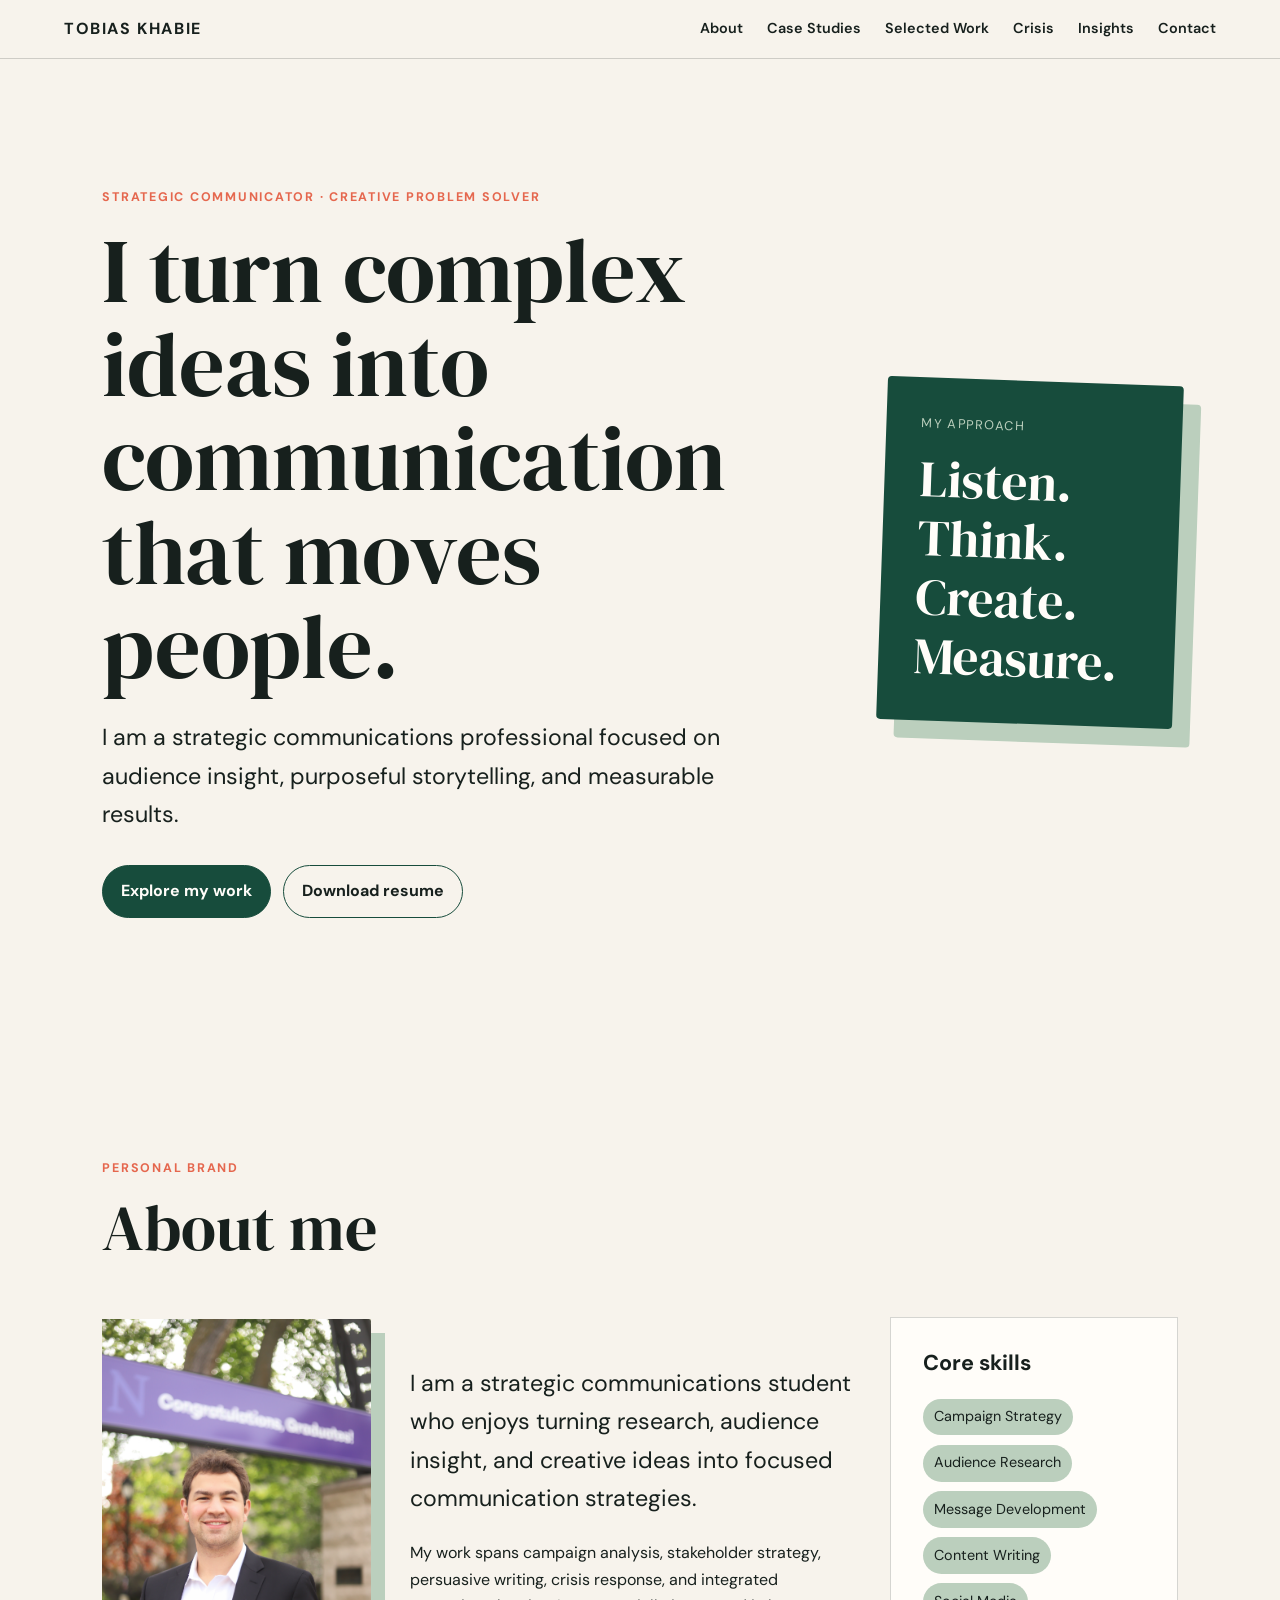
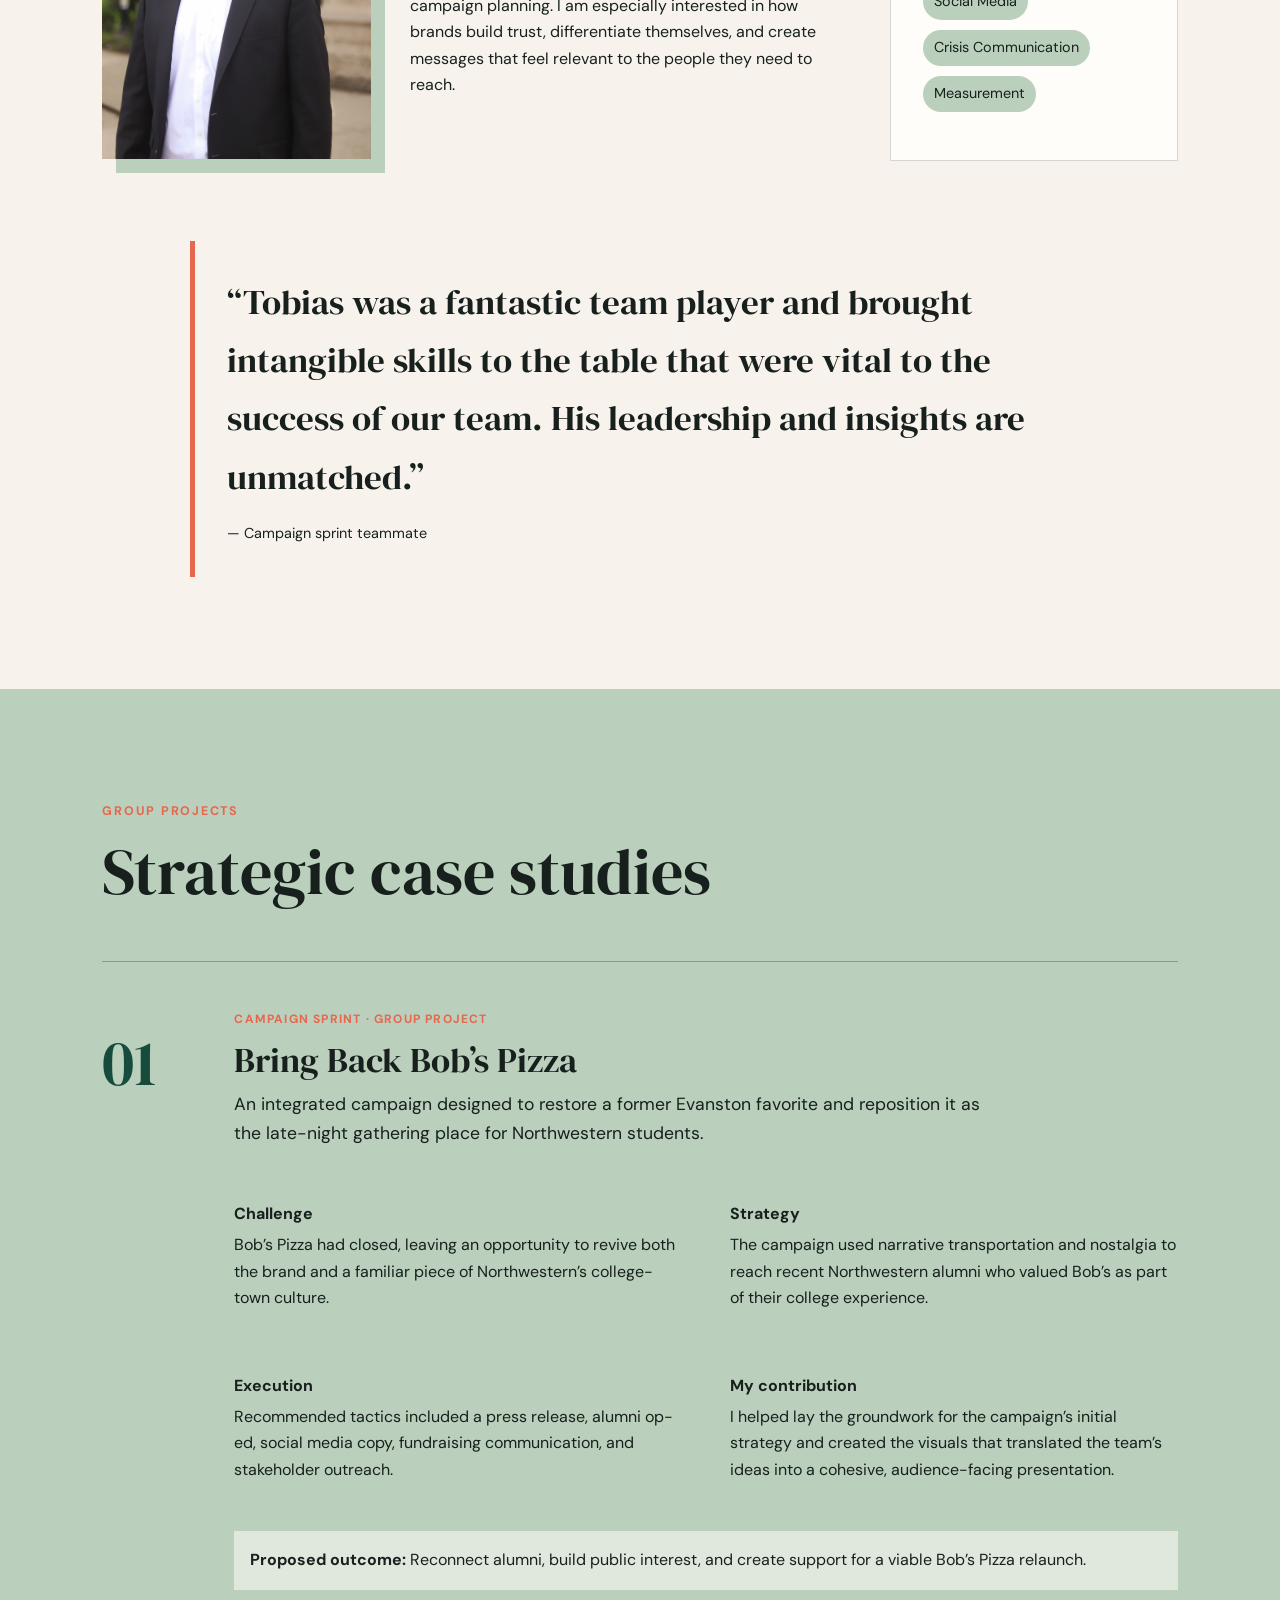
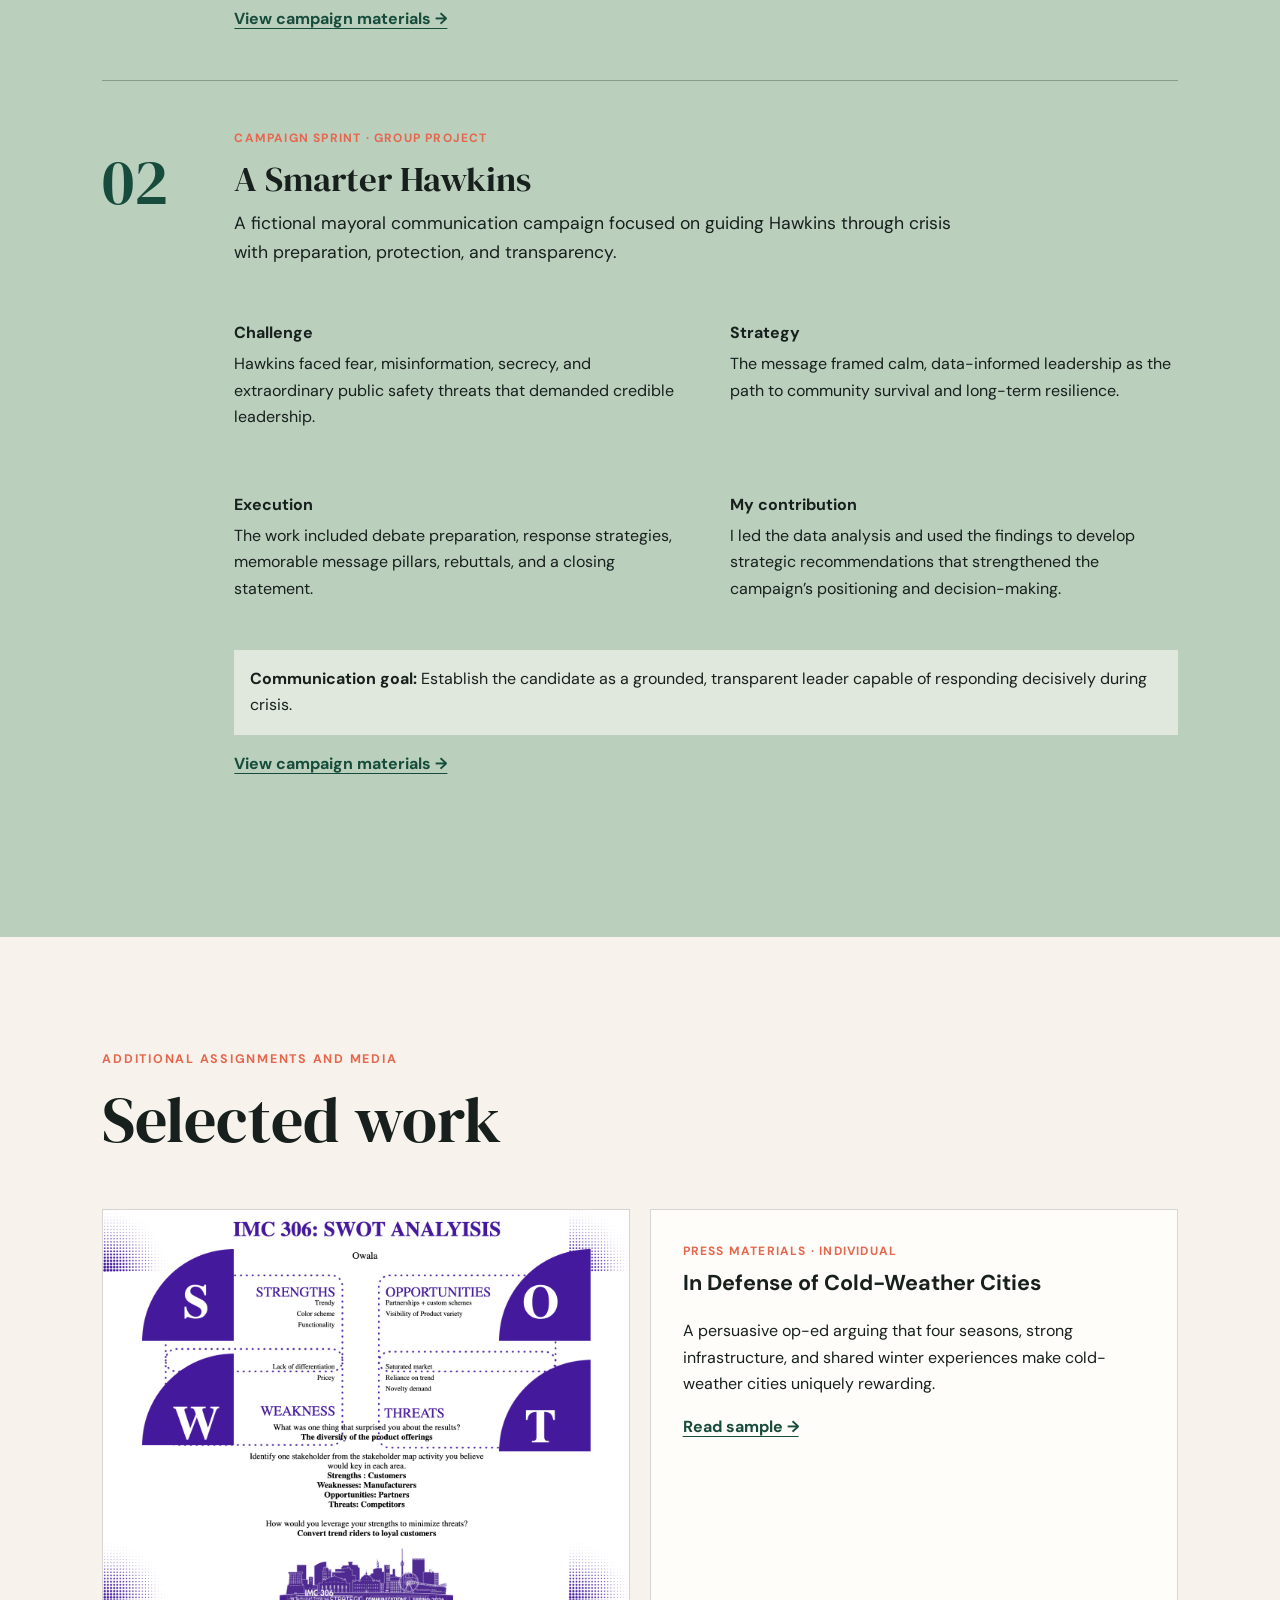
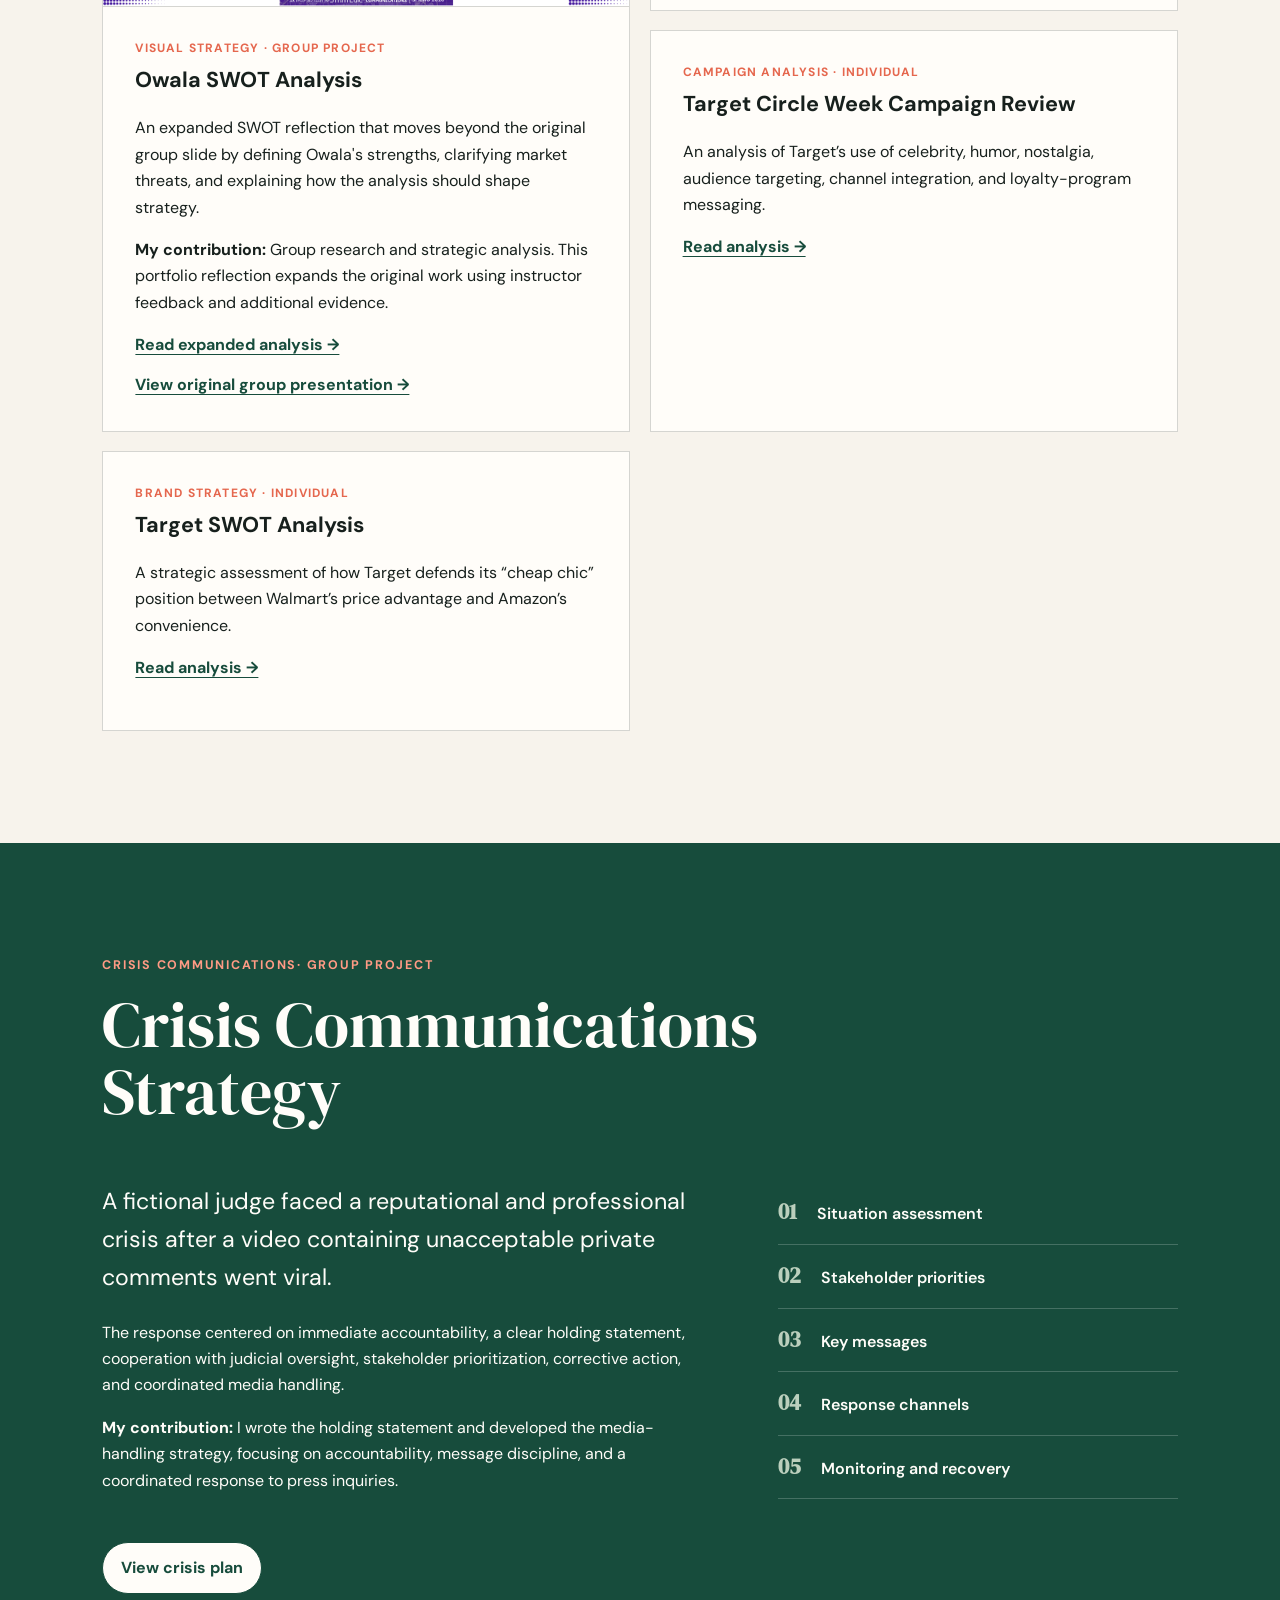
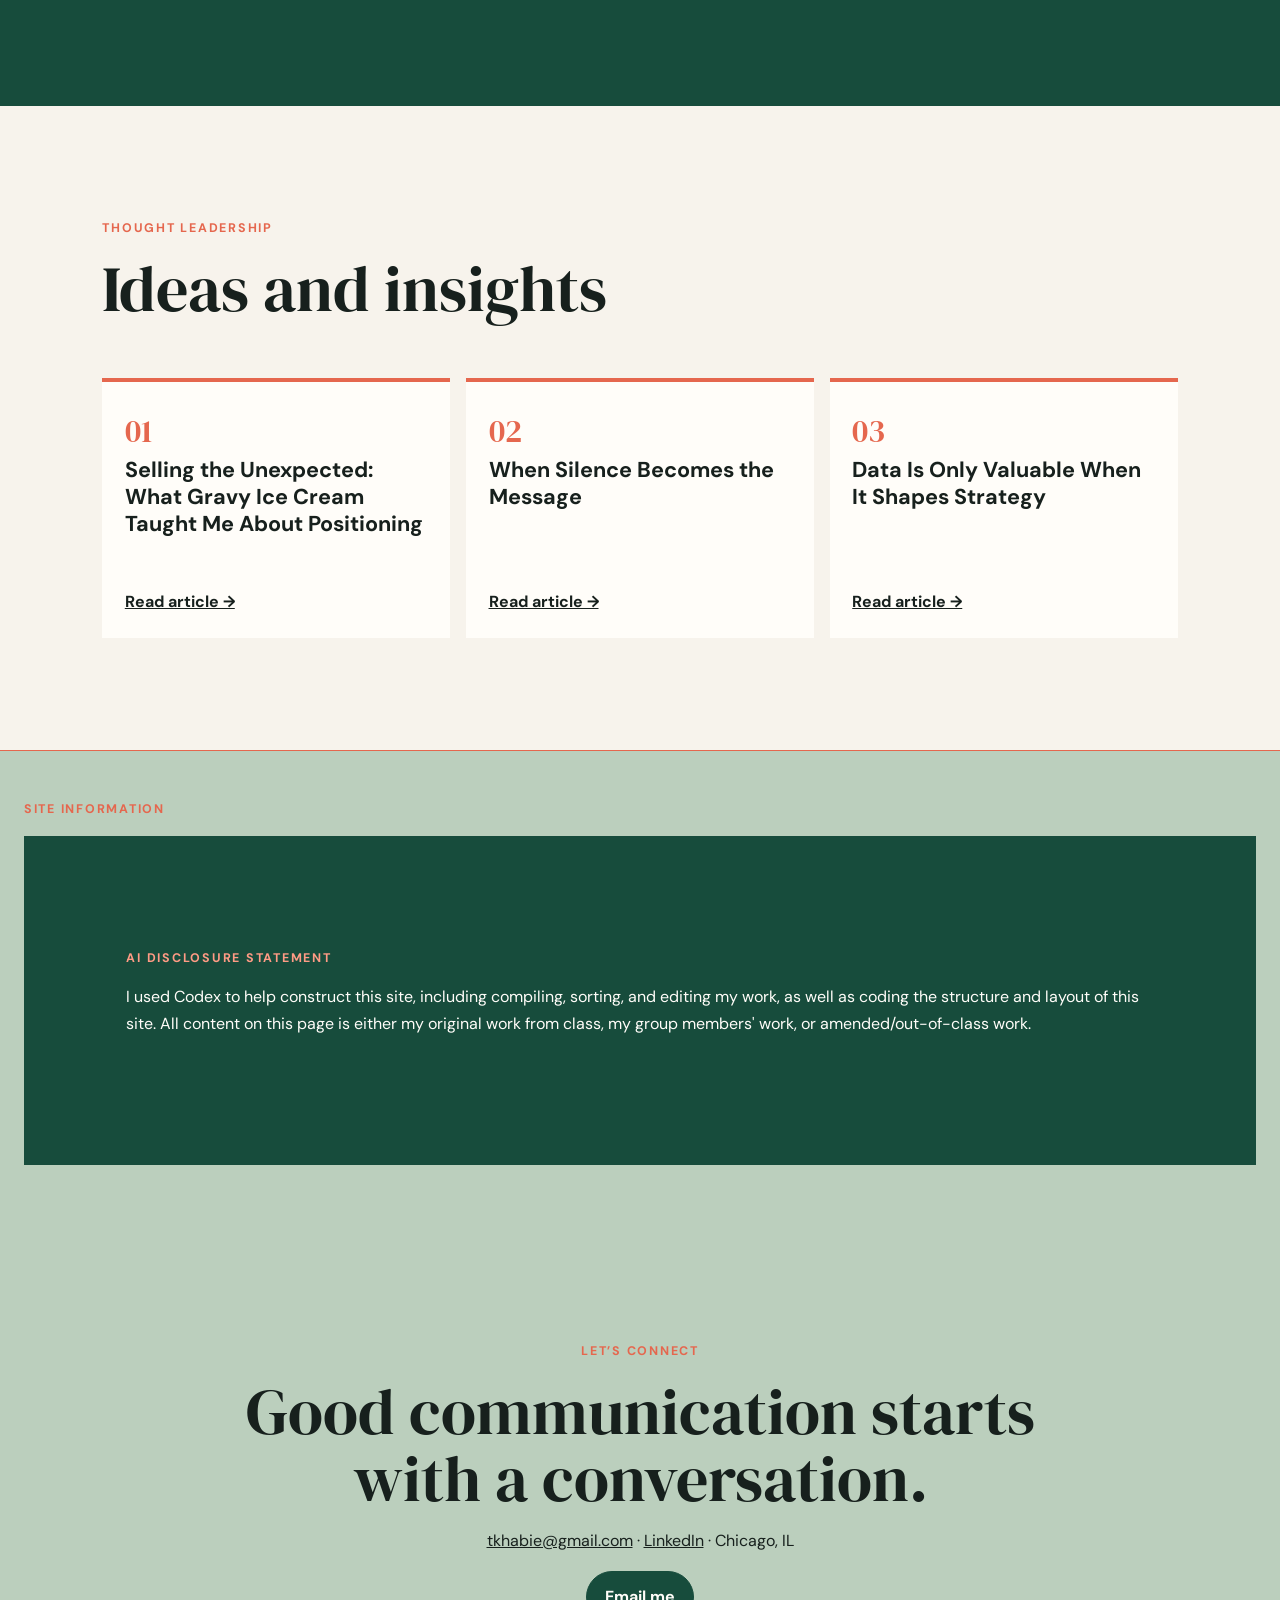
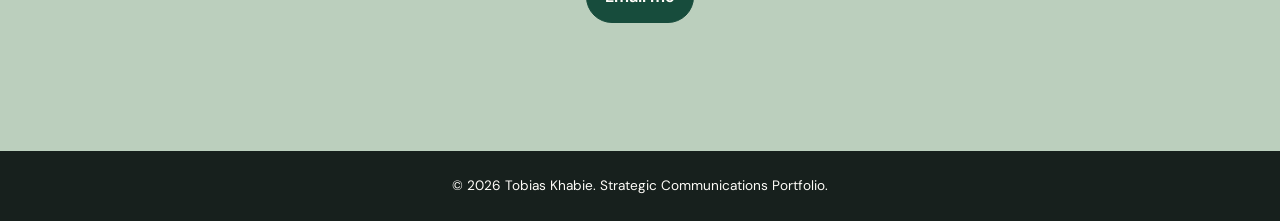
<file: index.html>
<!doctype html>
<html lang="en">
  <head>
    <meta charset="UTF-8" />
    <meta name="viewport" content="width=device-width, initial-scale=1.0" />
    <meta
      name="description"
      content="Strategic communications portfolio featuring campaign strategy, writing, digital content, and crisis communication work."
    />
    <title>Tobias Khabie | Strategic Communications Portfolio</title>
    <link rel="preconnect" href="https://fonts.googleapis.com" />
    <link rel="preconnect" href="https://fonts.gstatic.com" crossorigin />
    <link
      href="https://fonts.googleapis.com/css2?family=DM+Sans:wght@400;500;600;700&family=DM+Serif+Display&display=swap"
      rel="stylesheet"
    />
    <link rel="stylesheet" href="styles.css" />
    <script src="script.js" defer></script>
  </head>
  <body>
    <header class="site-header">
      <a class="brand" href="#home">TOBIAS KHABIE</a>
      <button class="menu-button" type="button" aria-expanded="false" aria-controls="site-nav">
        Menu
      </button>
      <nav id="site-nav" aria-label="Main navigation">
        <a href="#about">About</a>
        <a href="#case-studies">Case Studies</a>
        <a href="#work">Selected Work</a>
        <a href="#crisis">Crisis</a>
        <a href="#blog">Insights</a>
        <a href="#contact">Contact</a>
      </nav>
    </header>

    <main>
      <section class="hero" id="home">
        <div class="hero-copy">
          <p class="eyebrow">Strategic communicator · Creative problem solver</p>
          <h1>I turn complex ideas into communication that moves people.</h1>
          <p class="hero-intro">
            I am a strategic communications professional focused on audience insight,
            purposeful storytelling, and measurable results.
          </p>
          <div class="button-row">
            <a class="button primary" href="#case-studies">Explore my work</a>
            <a class="button secondary" href="assets/tobias-khabie-resume.pdf" download>Download resume</a>
          </div>
        </div>
        <aside class="hero-card">
          <span>My approach</span>
          <strong>Listen.</strong>
          <strong>Think.</strong>
          <strong>Create.</strong>
          <strong>Measure.</strong>
        </aside>
      </section>

      <section class="section" id="about">
        <div class="section-heading">
          <p class="eyebrow">Personal brand</p>
          <h2>About me</h2>
        </div>
        <div class="about-grid">
          <figure class="headshot-frame">
            <img
              src="assets/tobias-khabie-headshot.jpg"
              alt="Tobias Khabie standing outside Northwestern University's School of Communication"
            />
          </figure>
          <div>
            <p class="lead">
              I am a strategic communications student who enjoys turning research,
              audience insight, and creative ideas into focused communication strategies.
            </p>
            <p>
              My work spans campaign analysis, stakeholder strategy, persuasive writing,
              crisis response, and integrated campaign planning. I am especially interested
              in how brands build trust, differentiate themselves, and create messages that
              feel relevant to the people they need to reach.
            </p>
          </div>
          <div class="skills-panel">
            <h3>Core skills</h3>
            <ul class="tag-list">
              <li>Campaign Strategy</li>
              <li>Audience Research</li>
              <li>Message Development</li>
              <li>Content Writing</li>
              <li>Social Media</li>
              <li>Crisis Communication</li>
              <li>Measurement</li>
            </ul>
          </div>
        </div>
        <blockquote>
          “Tobias was a fantastic team player and brought intangible skills to the
          table that were vital to the success of our team. His leadership and insights
          are unmatched.”
          <cite>— Campaign sprint teammate</cite>
        </blockquote>
      </section>

      <section class="section tinted" id="case-studies">
        <div class="section-heading">
          <p class="eyebrow">Group projects</p>
          <h2>Strategic case studies</h2>
        </div>

        <article class="case-study">
          <div class="case-number">01</div>
          <div class="case-content">
            <p class="project-type">Campaign Sprint · Group Project</p>
            <h3>Bring Back Bob’s Pizza</h3>
            <p class="case-summary">
              An integrated campaign designed to restore a former Evanston favorite and
              reposition it as the late-night gathering place for Northwestern students.
            </p>
            <div class="case-details">
              <div>
                <h4>Challenge</h4>
                <p>
                  Bob’s Pizza had closed, leaving an opportunity to revive both the brand
                  and a familiar piece of Northwestern’s college-town culture.
                </p>
              </div>
              <div>
                <h4>Strategy</h4>
                <p>
                  The campaign used narrative transportation and nostalgia to reach recent
                  Northwestern alumni who valued Bob’s as part of their college experience.
                </p>
              </div>
              <div>
                <h4>Execution</h4>
                <p>
                  Recommended tactics included a press release, alumni op-ed, social media
                  copy, fundraising communication, and stakeholder outreach.
                </p>
              </div>
              <div>
                <h4>My contribution</h4>
                <p>
                  I helped lay the groundwork for the campaign’s initial strategy and
                  created the visuals that translated the team’s ideas into a cohesive,
                  audience-facing presentation.
                </p>
              </div>
            </div>
            <p class="result">
              <strong>Proposed outcome:</strong> Reconnect alumni, build public interest,
              and create support for a viable Bob’s Pizza relaunch.
            </p>
            <a
              class="text-link"
              href="https://docs.google.com/document/d/1nJ1OJMXZrH3ee_PIRa-mO3sj7bLplaxVaOzxPNfF1zM/edit?tab=t.v55f44fdj8ny"
              target="_blank"
              rel="noreferrer"
            >View campaign materials →</a>
          </div>
        </article>

        <article class="case-study">
          <div class="case-number">02</div>
          <div class="case-content">
            <p class="project-type">Campaign Sprint · Group Project</p>
            <h3>A Smarter Hawkins</h3>
            <p class="case-summary">
              A fictional mayoral communication campaign focused on guiding Hawkins through
              crisis with preparation, protection, and transparency.
            </p>
            <div class="case-details">
              <div>
                <h4>Challenge</h4>
                <p>
                  Hawkins faced fear, misinformation, secrecy, and extraordinary public
                  safety threats that demanded credible leadership.
                </p>
              </div>
              <div>
                <h4>Strategy</h4>
                <p>
                  The message framed calm, data-informed leadership as the path to community
                  survival and long-term resilience.
                </p>
              </div>
              <div>
                <h4>Execution</h4>
                <p>
                  The work included debate preparation, response strategies, memorable
                  message pillars, rebuttals, and a closing statement.
                </p>
              </div>
              <div>
                <h4>My contribution</h4>
                <p>
                  I led the data analysis and used the findings to develop strategic
                  recommendations that strengthened the campaign’s positioning and
                  decision-making.
                </p>
              </div>
            </div>
            <p class="result">
              <strong>Communication goal:</strong> Establish the candidate as a grounded,
              transparent leader capable of responding decisively during crisis.
            </p>
            <a
              class="text-link"
              href="https://docs.google.com/document/d/1nJ1OJMXZrH3ee_PIRa-mO3sj7bLplaxVaOzxPNfF1zM/edit?tab=t.gznqoky49chk"
              target="_blank"
              rel="noreferrer"
            >View campaign materials →</a>
          </div>
        </article>
      </section>

      <section class="section" id="work">
        <div class="section-heading">
          <p class="eyebrow">Additional assignments and media</p>
          <h2>Selected work</h2>
        </div>
        <div class="work-grid">
          <article class="work-card featured">
            <img
              class="work-thumbnail"
              src="assets/owala-swot-thumbnail.png"
              alt="Owala SWOT analysis presentation"
            />
            <p class="project-type">Visual Strategy · Group Project</p>
            <h3>Owala SWOT Analysis</h3>
            <p>
              An expanded SWOT reflection that moves beyond the original group slide
              by defining Owala's strengths, clarifying market threats, and explaining
              how the analysis should shape strategy.
            </p>
            <p>
              <strong>My contribution:</strong> Group research and strategic analysis.
              This portfolio reflection expands the original work using instructor
              feedback and additional evidence.
            </p>
            <div class="link-stack">
              <a class="text-link" href="owala-swot-analysis.html">Read expanded analysis →</a>
              <a
                class="text-link"
                href="https://drive.google.com/file/d/1k1iUE9fhqlxBTCt_l2L6ACM_UmBl5rKR"
                target="_blank"
                rel="noreferrer"
              >View original group presentation →</a>
            </div>
          </article>
          <article class="work-card">
            <p class="project-type">Press Materials · Individual</p>
            <h3>In Defense of Cold-Weather Cities</h3>
            <p>
              A persuasive op-ed arguing that four seasons, strong infrastructure, and
              shared winter experiences make cold-weather cities uniquely rewarding.
            </p>
            <a
              class="text-link"
              href="https://docs.google.com/document/d/1_tsEVmQL2oZdmQvsihlC_3XQb2NaqNeYY2V38mHwoKg"
              target="_blank"
              rel="noreferrer"
            >Read sample →</a>
          </article>
          <article class="work-card">
            <p class="project-type">Campaign Analysis · Individual</p>
            <h3>Target Circle Week Campaign Review</h3>
            <p>
              An analysis of Target’s use of celebrity, humor, nostalgia, audience
              targeting, channel integration, and loyalty-program messaging.
            </p>
            <a
              class="text-link"
              href="https://drive.google.com/file/d/1GG03SQ9pDxmPl9JiYq9-AOBkxso2JFhP"
              target="_blank"
              rel="noreferrer"
            >Read analysis →</a>
          </article>
          <article class="work-card">
            <p class="project-type">Brand Strategy · Individual</p>
            <h3>Target SWOT Analysis</h3>
            <p>
              A strategic assessment of how Target defends its “cheap chic” position
              between Walmart’s price advantage and Amazon’s convenience.
            </p>
            <a
              class="text-link"
              href="https://docs.google.com/document/d/116eTCclxVBXUDWlA-vKalaASDbOURfObb7DlxupZi_g"
              target="_blank"
              rel="noreferrer"
            >Read analysis →</a>
          </article>
        </div>
      </section>

      <section class="section dark" id="crisis">
        <div class="section-heading">
          <p class="eyebrow">Crisis Communications· Group Project</p>
          <h2>Crisis Communications Strategy</h2>
        </div>
        <div class="crisis-grid">
          <div>
            <p class="lead">
              A fictional judge faced a reputational and professional crisis after a video
              containing unacceptable private comments went viral.
            </p>
            <p>
              The response centered on immediate accountability, a clear holding statement,
              cooperation with judicial oversight, stakeholder prioritization, corrective
              action, and coordinated media handling.
            </p>
            <p>
              <strong>My contribution:</strong> I wrote the holding statement and
              developed the media-handling strategy, focusing on accountability,
              message discipline, and a coordinated response to press inquiries.
            </p>
          </div>
          <ol>
            <li><span>01</span> Situation assessment</li>
            <li><span>02</span> Stakeholder priorities</li>
            <li><span>03</span> Key messages</li>
            <li><span>04</span> Response channels</li>
            <li><span>05</span> Monitoring and recovery</li>
          </ol>
        </div>
        <a
          class="button light"
          href="https://docs.google.com/document/d/1nJ1OJMXZrH3ee_PIRa-mO3sj7bLplaxVaOzxPNfF1zM/edit?tab=t.0"
          target="_blank"
          rel="noreferrer"
        >View crisis plan</a>
      </section>

      <section class="section" id="blog">
        <div class="section-heading">
          <p class="eyebrow">Thought leadership</p>
          <h2>Ideas and insights</h2>
        </div>
        <div class="blog-grid">
          <article>
            <span>01</span>
            <h3>Selling the Unexpected: What Gravy Ice Cream Taught Me About Positioning</h3>
            <a href="unconventional-products.html">Read article →</a>
          </article>
          <article>
            <span>02</span>
            <h3>When Silence Becomes the Message</h3>
            <a href="canvas-crisis-communication.html">Read article →</a>
          </article>
          <article>
            <span>03</span>
            <h3>Data Is Only Valuable When It Shapes Strategy</h3>
            <a href="data-shapes-strategy.html">Read article →</a>
          </article>
        </div>
      </section>

   <section class="disclosure-statement" id="AI">
     <p class="eyebrow section-label">Site Information</p>
  <div class="section dark">
    <p class="eyebrow">AI Disclosure Statement</p>
     <p>
      I used Codex to help construct this site, including compiling, sorting,
      and editing my work, as well as coding the structure and layout of this
      site. All content on this page is either my original work from class, my group members' work,
      or amended/out-of-class work. 
    </p>
  </div>
</section>

      <section class="contact" id="contact">
        <p class="eyebrow">Let’s connect</p>
        <h2>Good communication starts with a conversation.</h2>
        <p>
          <a href="mailto:tkhabie@gmail.com">tkhabie@gmail.com</a> ·
          <a
            href="https://www.linkedin.com/in/tobias-khabie/"
            target="_blank"
            rel="noreferrer"
          >LinkedIn</a> · Chicago, IL
        </p>
        <a class="button primary" href="mailto:tkhabie@gmail.com">Email me</a>
      </section>
    </main>

    <footer>
      <p>© <span id="year"></span> Tobias Khabie. Strategic Communications Portfolio.</p>
    </footer>
  </body>
</html>
</file>
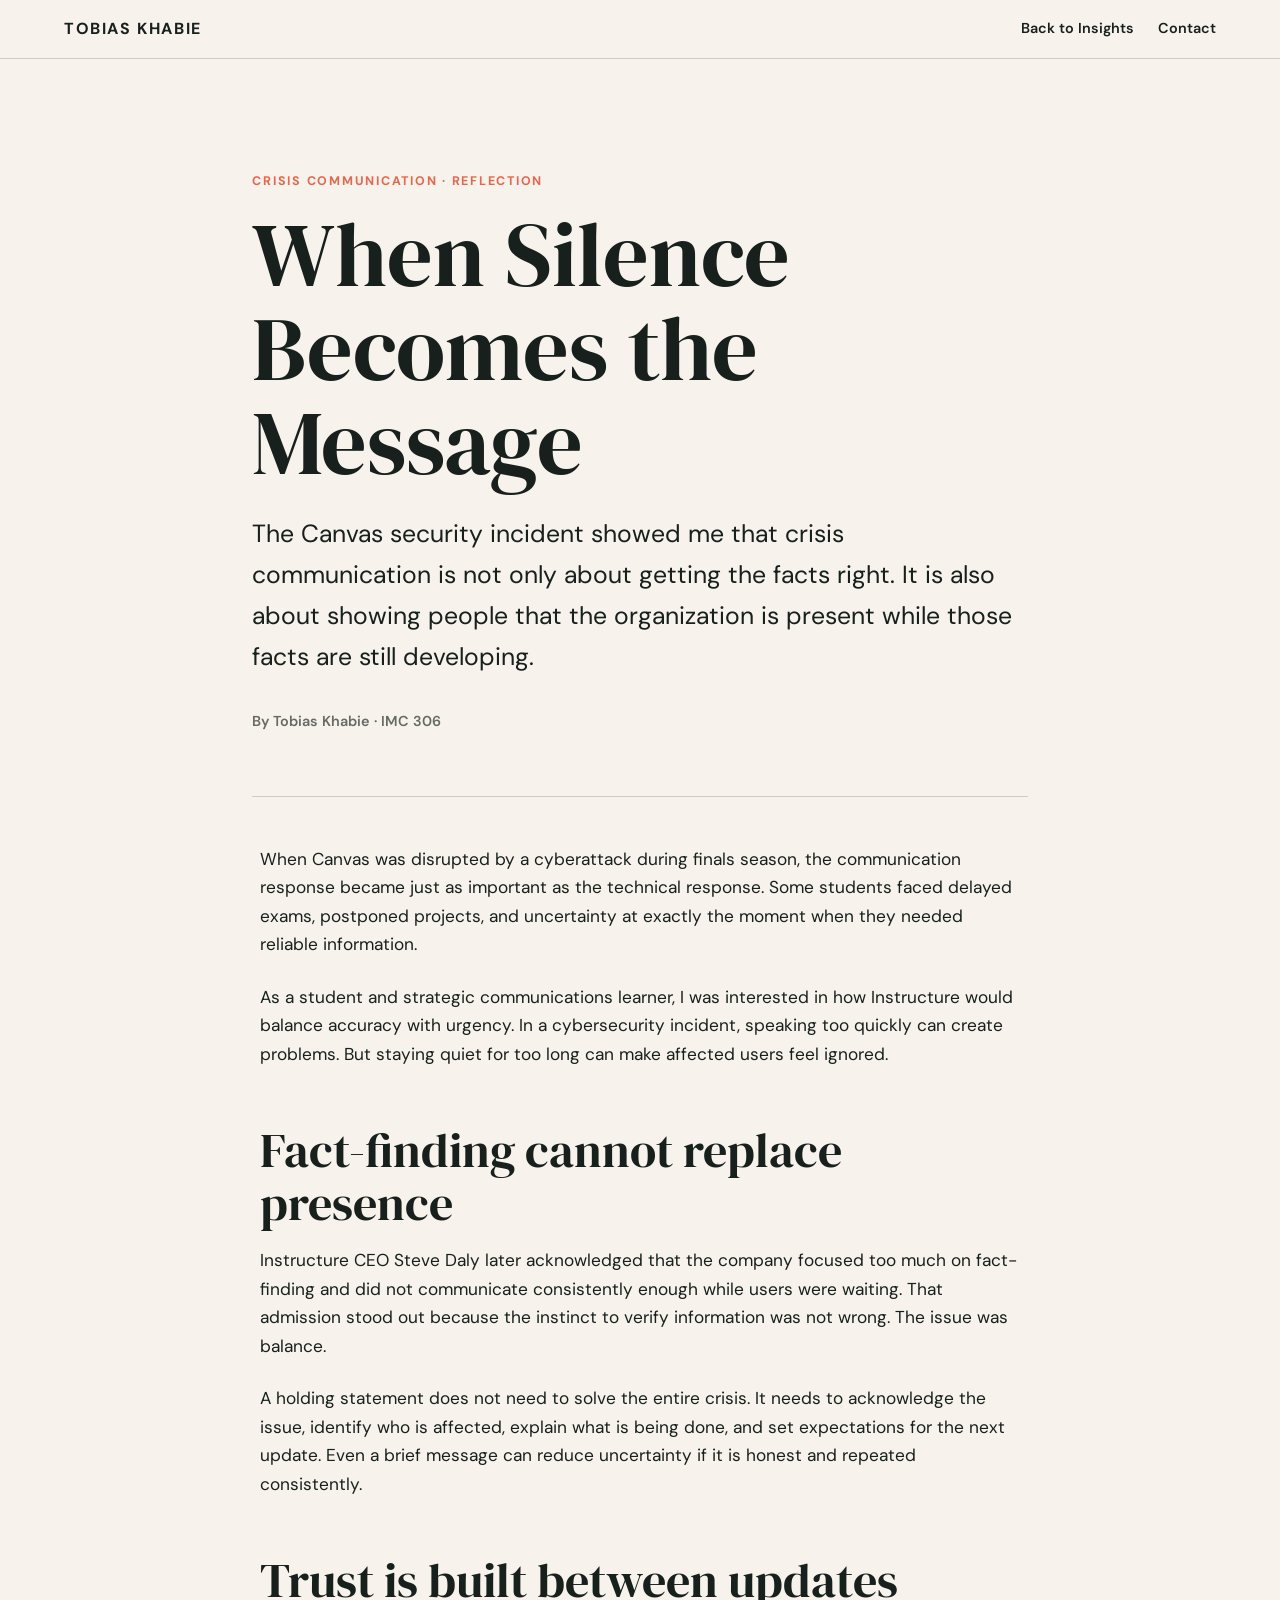
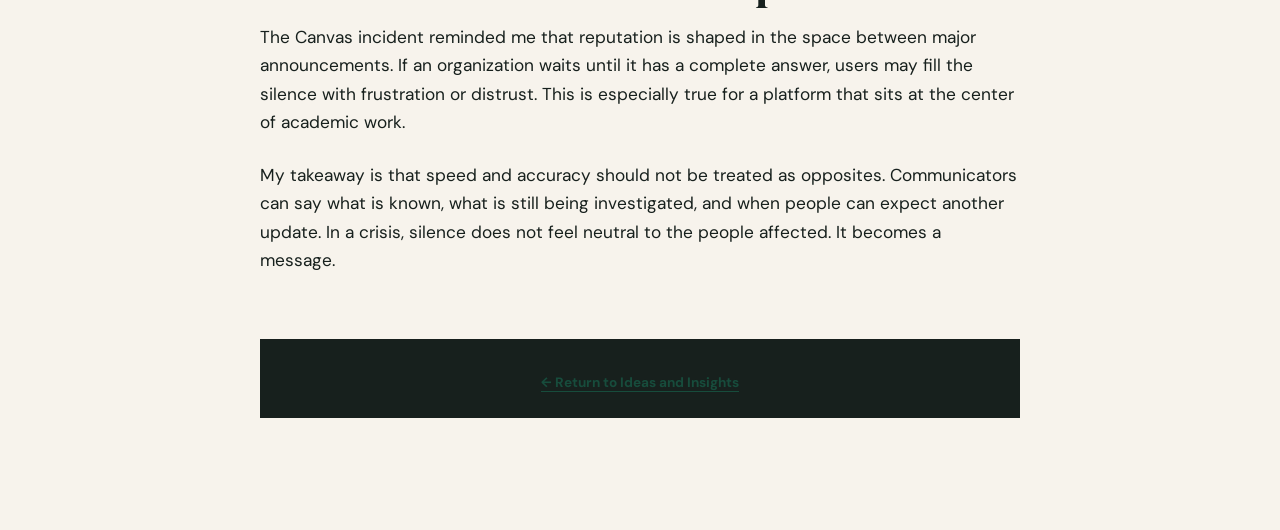
<file: canvas-crisis-communication.html>
<!doctype html>
<html lang="en">
  <head>
    <meta charset="UTF-8" />
    <meta name="viewport" content="width=device-width, initial-scale=1.0" />
    <meta
      name="description"
      content="A reflection by Tobias Khabie on the Canvas security incident and crisis communication."
    />
    <title>When Silence Becomes the Message | Tobias Khabie</title>
    <link rel="preconnect" href="https://fonts.googleapis.com" />
    <link rel="preconnect" href="https://fonts.gstatic.com" crossorigin />
    <link
      href="https://fonts.googleapis.com/css2?family=DM+Sans:wght@400;500;600;700&family=DM+Serif+Display&display=swap"
      rel="stylesheet"
    />
    <link rel="stylesheet" href="styles.css" />
  </head>
  <body>
    <header class="site-header">
      <a class="brand" href="index.html">TOBIAS KHABIE</a>
      <nav aria-label="Article navigation">
        <a href="index.html#blog">Back to Insights</a>
        <a href="index.html#contact">Contact</a>
      </nav>
    </header>

    <main>
      <article class="article">
        <header class="article-header">
          <p class="eyebrow">Crisis Communication · Reflection</p>
          <h1>When Silence Becomes the Message</h1>
          <p class="article-deck">
            The Canvas security incident showed me that crisis communication is
            not only about getting the facts right. It is also about showing people
            that the organization is present while those facts are still developing.
          </p>
          <p class="article-meta">By Tobias Khabie · IMC 306</p>
        </header>

        <div class="article-body">
          <p>
            When Canvas was disrupted by a cyberattack during finals season, the
            communication response became just as important as the technical response.
            Some students faced delayed exams, postponed projects, and uncertainty at
            exactly the moment when they needed reliable information.
          </p>

          <p>
            As a student and strategic communications learner, I was interested in how
            Instructure would balance accuracy with urgency. In a cybersecurity incident,
            speaking too quickly can create problems. But staying quiet for too long can
            make affected users feel ignored.
          </p>

          <h2>Fact-finding cannot replace presence</h2>

          <p>
            Instructure CEO Steve Daly later acknowledged that the company focused
            too much on fact-finding and did not communicate consistently enough while
            users were waiting. That admission stood out because the instinct to verify
            information was not wrong. The issue was balance.
          </p>

          <p>
            A holding statement does not need to solve the entire crisis. It needs to
            acknowledge the issue, identify who is affected, explain what is being done,
            and set expectations for the next update. Even a brief message can reduce
            uncertainty if it is honest and repeated consistently.
          </p>

          <h2>Trust is built between updates</h2>

          <p>
            The Canvas incident reminded me that reputation is shaped in the space between
            major announcements. If an organization waits until it has a complete answer,
            users may fill the silence with frustration or distrust. This is especially
            true for a platform that sits at the center of academic work.
          </p>

          <p>
            My takeaway is that speed and accuracy should not be treated as opposites.
            Communicators can say what is known, what is still being investigated, and
            when people can expect another update. In a crisis, silence does not feel
            neutral to the people affected. It becomes a message.
          </p>
        </div>

        <footer class="article-footer">
          <a class="text-link" href="index.html#blog">← Return to Ideas and Insights</a>
        </footer>
      </article>
    </main>
  </body>
</html>
</file>
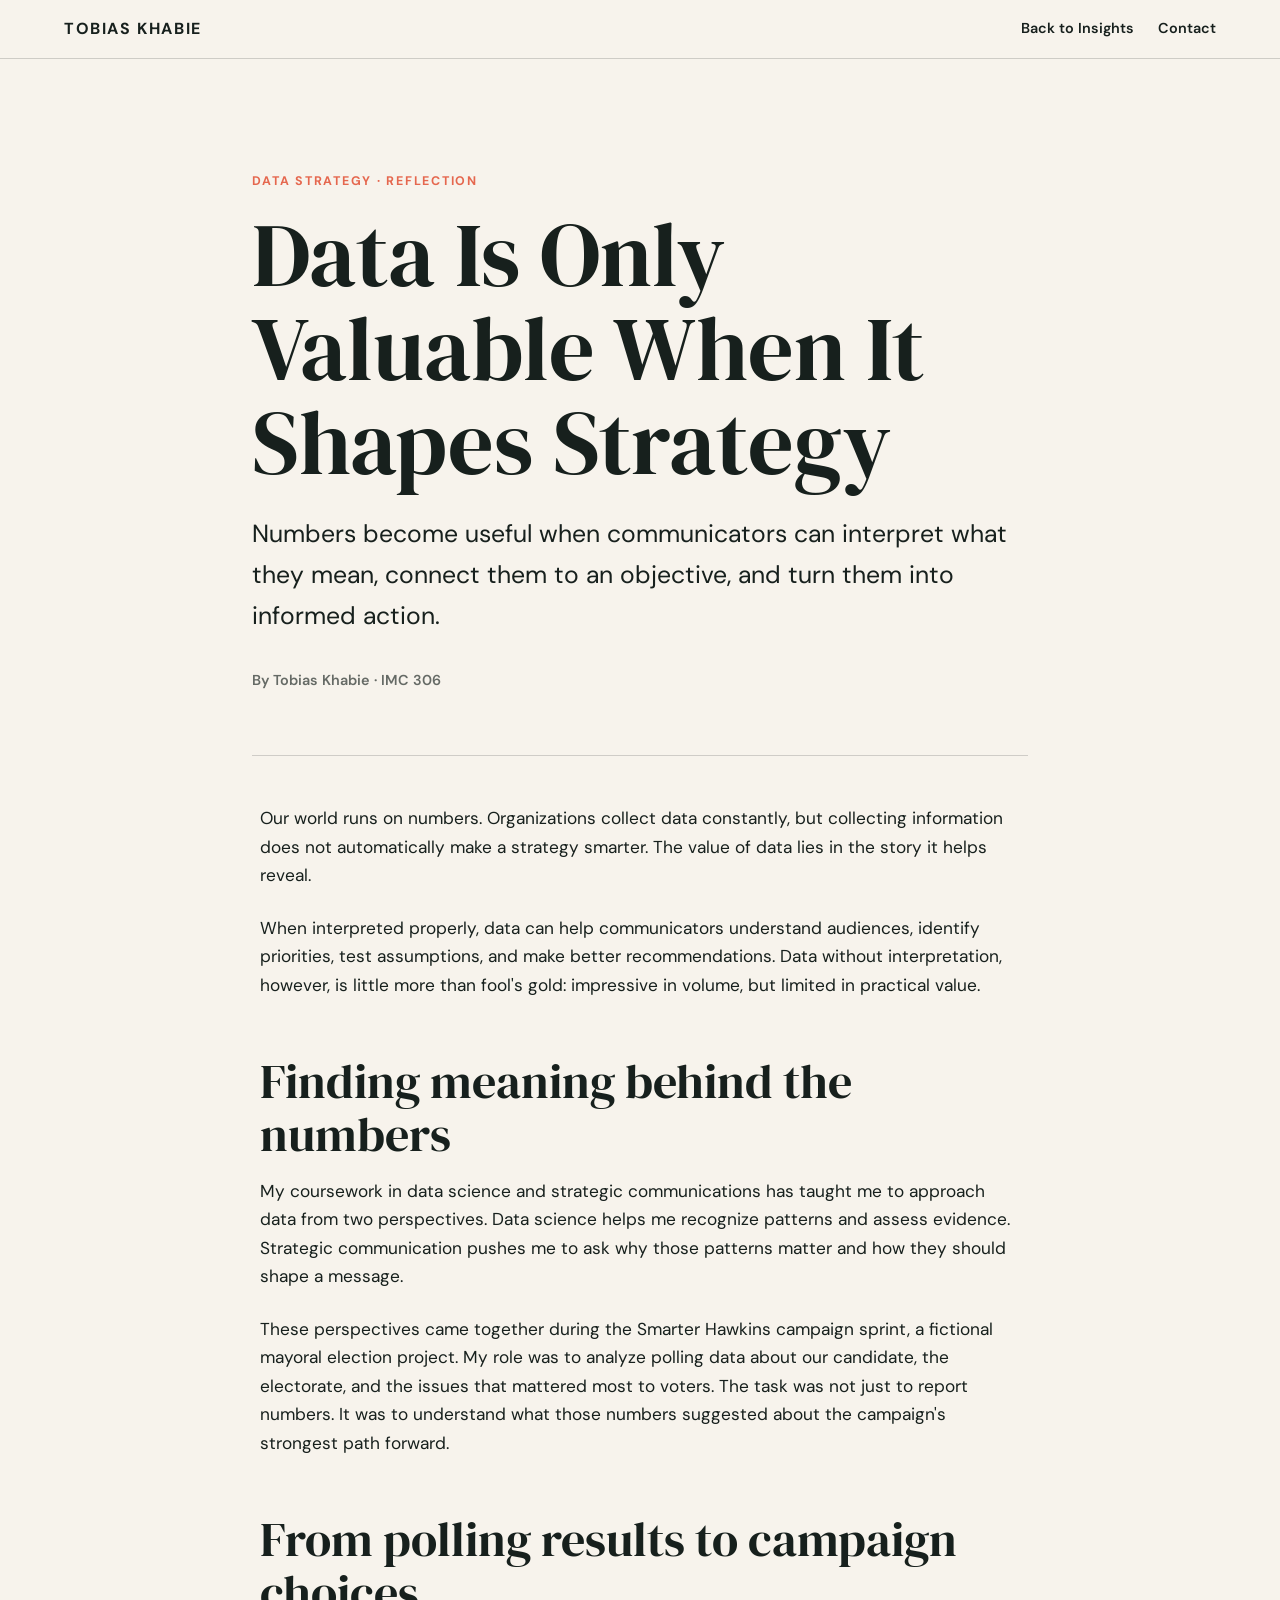
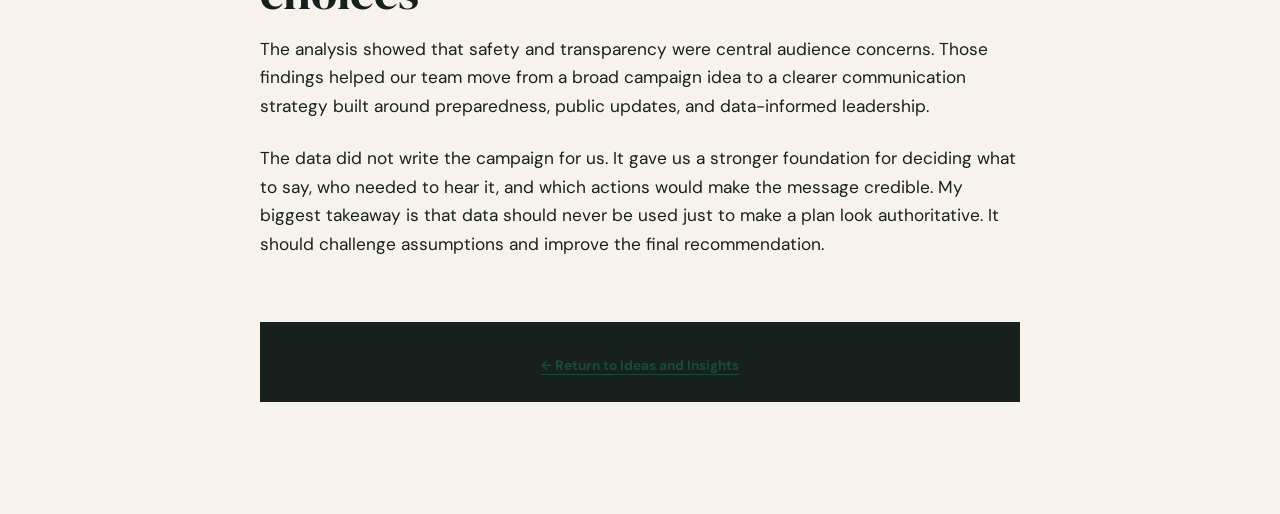
<file: data-shapes-strategy.html>
<!doctype html>
<html lang="en">
  <head>
    <meta charset="UTF-8" />
    <meta name="viewport" content="width=device-width, initial-scale=1.0" />
    <meta
      name="description"
      content="A reflection by Tobias Khabie on using data to shape communication strategy."
    />
    <title>Data Is Only Valuable When It Shapes Strategy | Tobias Khabie</title>
    <link rel="preconnect" href="https://fonts.googleapis.com" />
    <link rel="preconnect" href="https://fonts.gstatic.com" crossorigin />
    <link
      href="https://fonts.googleapis.com/css2?family=DM+Sans:wght@400;500;600;700&family=DM+Serif+Display&display=swap"
      rel="stylesheet"
    />
    <link rel="stylesheet" href="styles.css" />
  </head>
  <body>
    <header class="site-header">
      <a class="brand" href="index.html">TOBIAS KHABIE</a>
      <nav aria-label="Article navigation">
        <a href="index.html#blog">Back to Insights</a>
        <a href="index.html#contact">Contact</a>
      </nav>
    </header>

    <main>
      <article class="article">
        <header class="article-header">
          <p class="eyebrow">Data Strategy · Reflection</p>
          <h1>Data Is Only Valuable When It Shapes Strategy</h1>
          <p class="article-deck">
            Numbers become useful when communicators can interpret what they mean,
            connect them to an objective, and turn them into informed action.
          </p>
          <p class="article-meta">By Tobias Khabie · IMC 306</p>
        </header>

        <div class="article-body">
          <p>
            Our world runs on numbers. Organizations collect data constantly, but
            collecting information does not automatically make a strategy smarter. The
            value of data lies in the story it helps reveal.
          </p>

          <p>
            When interpreted properly, data can help communicators understand audiences,
            identify priorities, test assumptions, and make better recommendations. Data
            without interpretation, however, is little more than fool's gold: impressive
            in volume, but limited in practical value.
          </p>

          <h2>Finding meaning behind the numbers</h2>

          <p>
            My coursework in data science and strategic communications has taught me to
            approach data from two perspectives. Data science helps me recognize patterns
            and assess evidence. Strategic communication pushes me to ask why those
            patterns matter and how they should shape a message.
          </p>

          <p>
            These perspectives came together during the Smarter Hawkins campaign
            sprint, a fictional mayoral election project. My role was to analyze polling
            data about our candidate, the electorate, and the issues that mattered most
            to voters. The task was not just to report numbers. It was to understand what
            those numbers suggested about the campaign's strongest path forward.
          </p>

          <h2>From polling results to campaign choices</h2>

          <p>
            The analysis showed that safety and transparency were central audience
            concerns. Those findings helped our team move from a broad campaign idea to
            a clearer communication strategy built around preparedness, public updates,
            and data-informed leadership.
          </p>

          <p>
            The data did not write the campaign for us. It gave us a stronger foundation
            for deciding what to say, who needed to hear it, and which actions would make
            the message credible. My biggest takeaway is that data should never be used
            just to make a plan look authoritative. It should challenge assumptions and
            improve the final recommendation.
          </p>
        </div>

        <footer class="article-footer">
          <a class="text-link" href="index.html#blog">← Return to Ideas and Insights</a>
        </footer>
      </article>
    </main>
  </body>
</html>
</file>
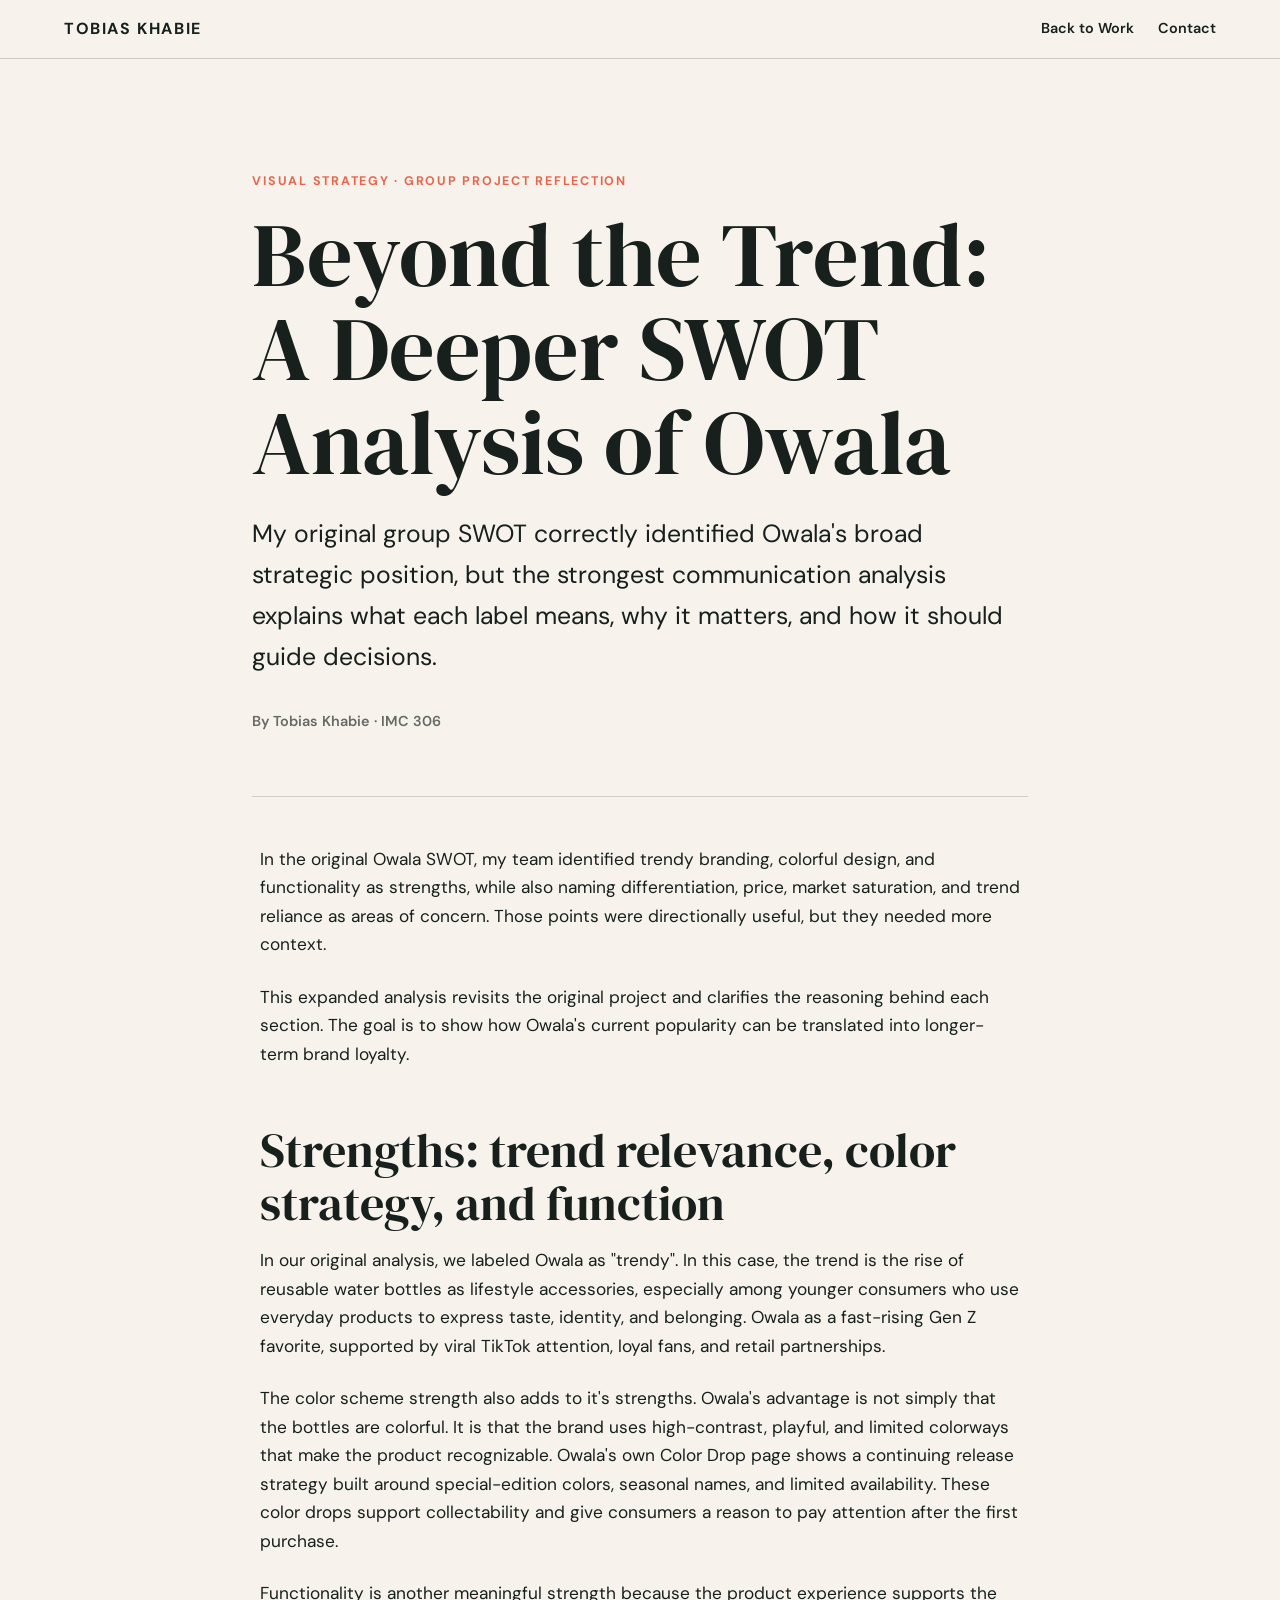
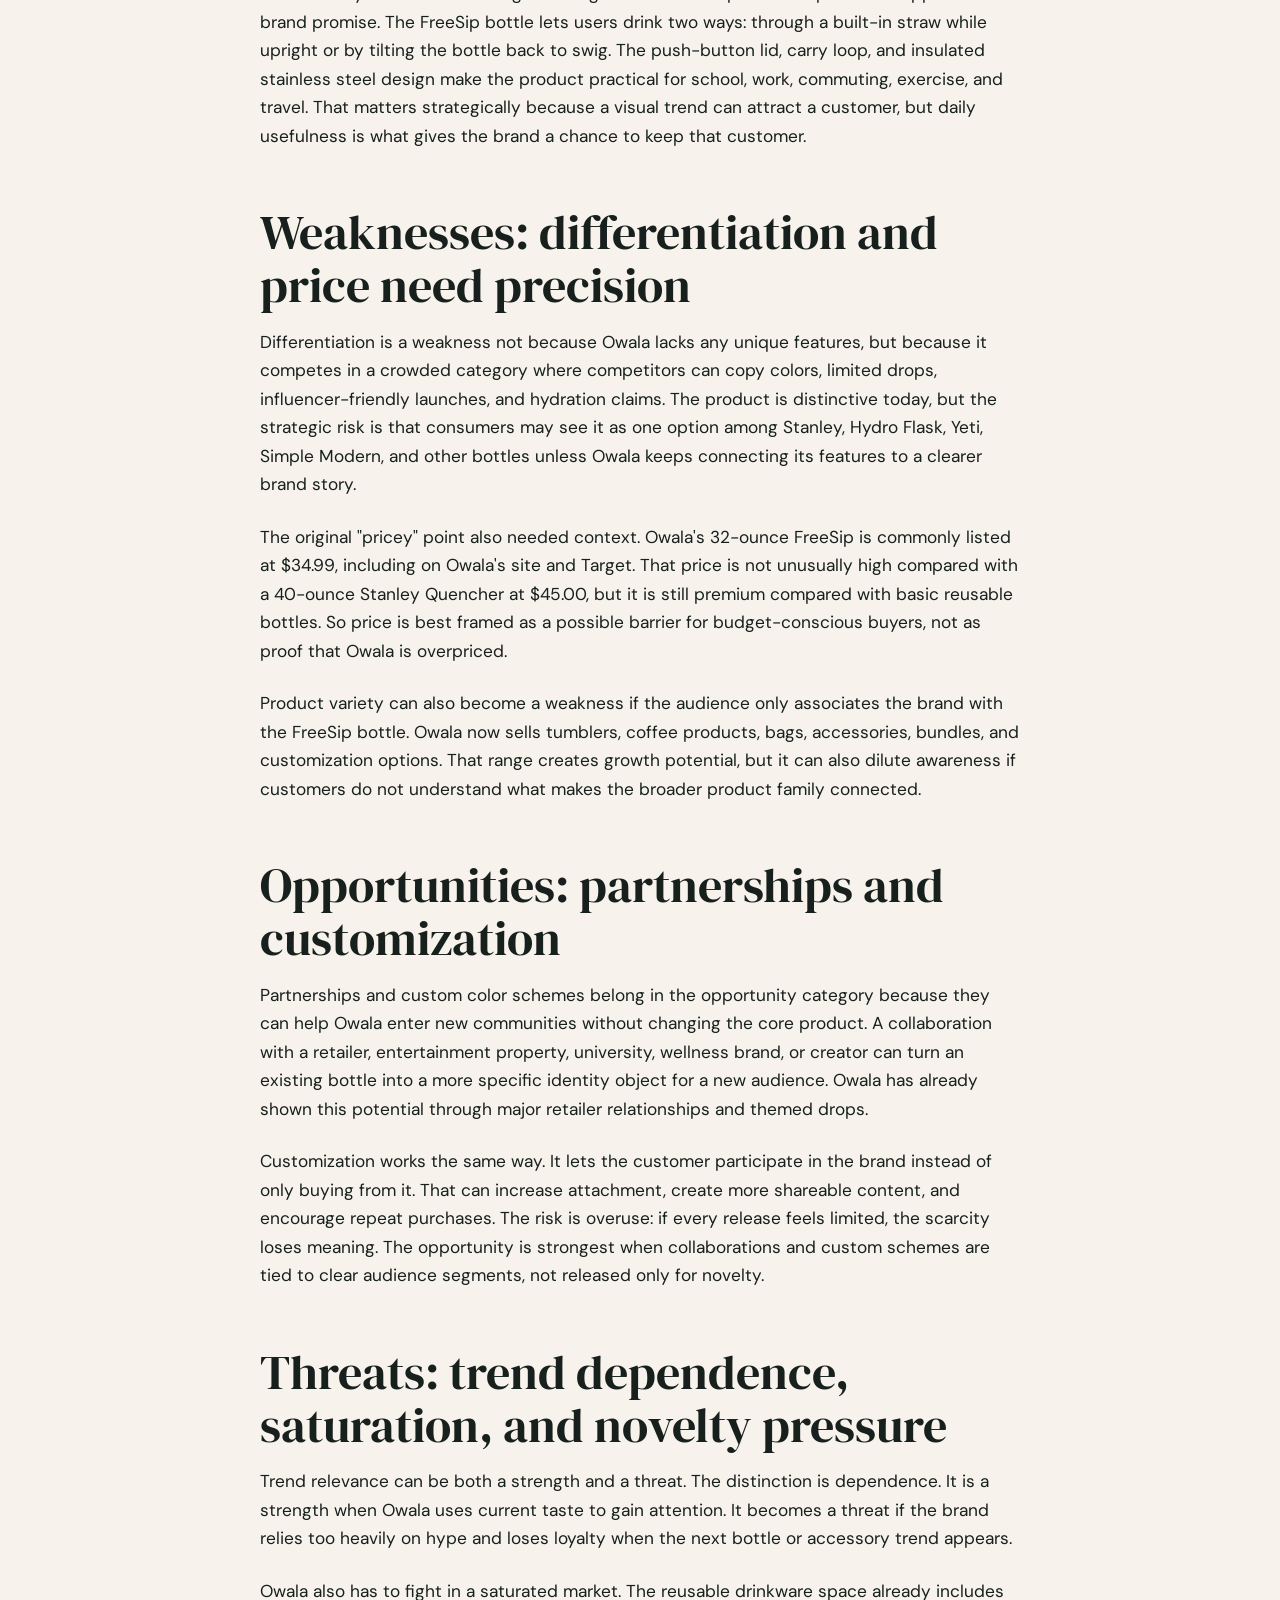
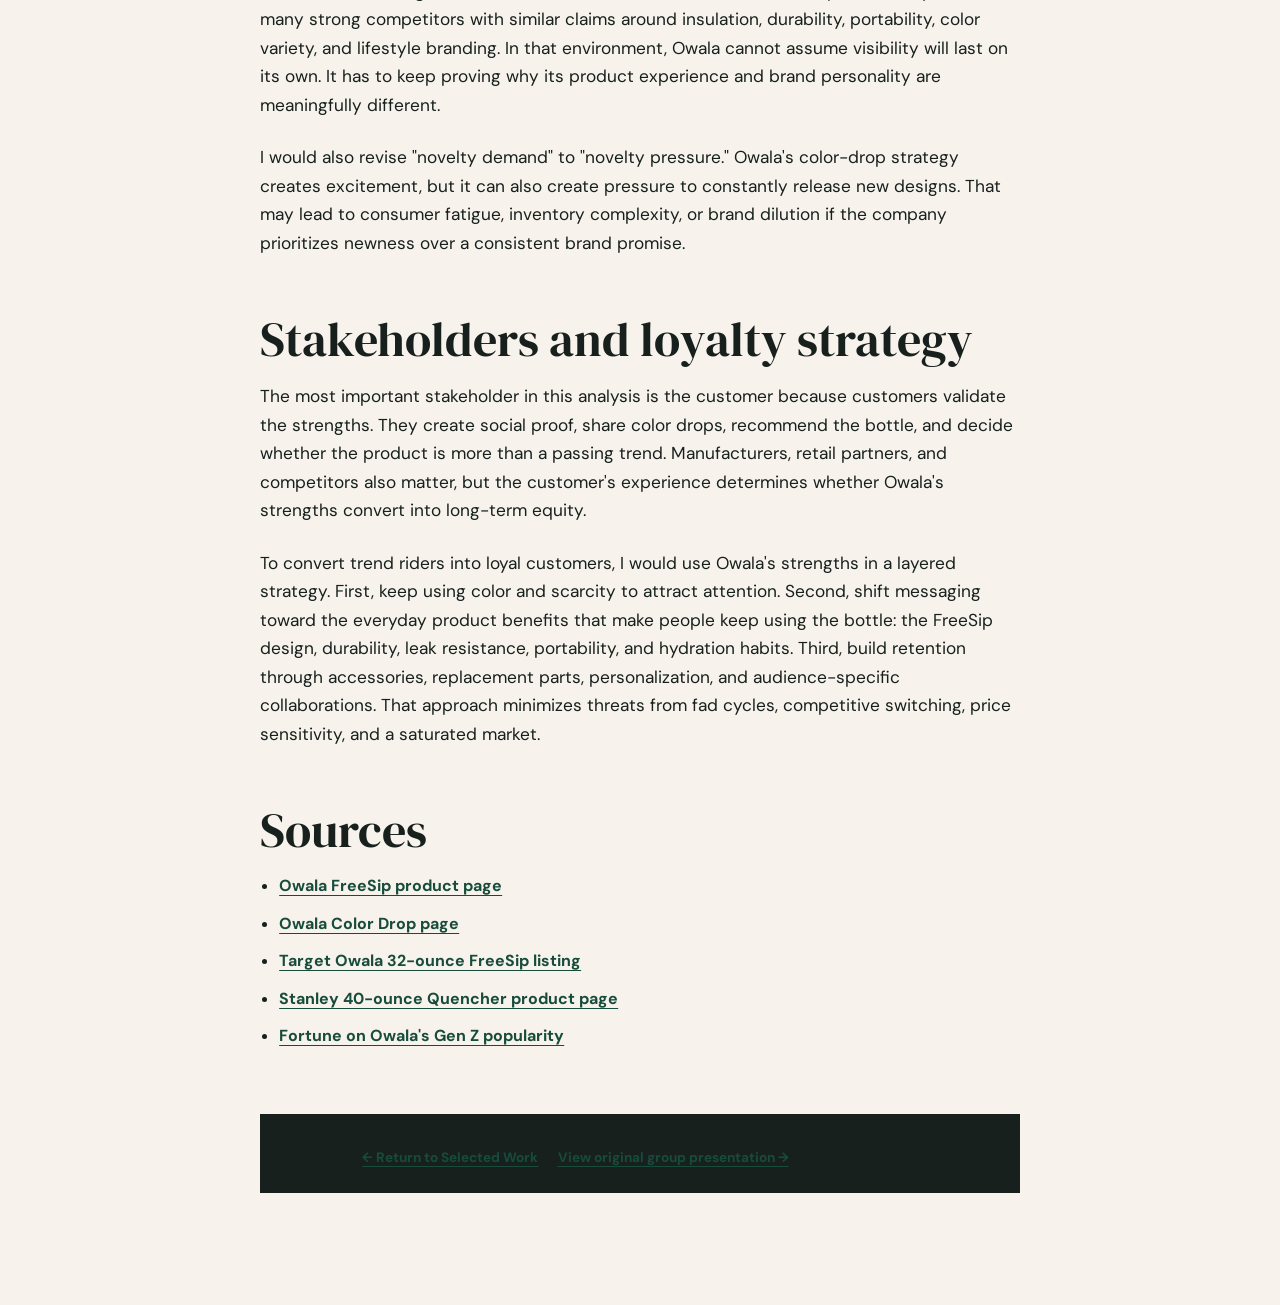
<file: owala-swot-analysis.html>
<!doctype html>
<html lang="en">
  <head>
    <meta charset="UTF-8" />
    <meta name="viewport" content="width=device-width, initial-scale=1.0" />
    <meta
      name="description"
      content="A SWOT analysis on Owala's positioning, product strengths, market risks, and strategic opportunities."
    />
    <title>Beyond the Trend: A Deeper SWOT Analysis of Owala | Tobias Khabie</title>
    <link rel="preconnect" href="https://fonts.googleapis.com" />
    <link rel="preconnect" href="https://fonts.gstatic.com" crossorigin />
    <link
      href="https://fonts.googleapis.com/css2?family=DM+Sans:wght@400;500;600;700&family=DM+Serif+Display&display=swap"
      rel="stylesheet"
    />
    <link rel="stylesheet" href="styles.css" />
  </head>
  <body>
    <header class="site-header">
      <a class="brand" href="index.html">TOBIAS KHABIE</a>
      <nav aria-label="Project navigation">
        <a href="index.html#work">Back to Work</a>
        <a href="index.html#contact">Contact</a>
      </nav>
    </header>

    <main>
      <article class="article">
        <header class="article-header">
          <p class="eyebrow">Visual Strategy · Group Project Reflection</p>
          <h1>Beyond the Trend: A Deeper SWOT Analysis of Owala</h1>
          <p class="article-deck">
            My original group SWOT correctly identified Owala's broad strategic position,
            but the strongest communication analysis explains what each label means, why
            it matters, and how it should guide decisions.
          </p>
          <p class="article-meta">By Tobias Khabie · IMC 306</p>
        </header>

        <div class="article-body">
          <p>
            In the original Owala SWOT, my team identified trendy branding, colorful
            design, and functionality as strengths, while also naming differentiation,
            price, market saturation, and trend reliance as areas of concern. Those points
            were directionally useful, but they needed more context.
          </p>

          <p>
            This expanded analysis revisits the original project and clarifies the
            reasoning behind each section. The goal is to show how Owala's current
            popularity can be translated into longer-term brand loyalty.
          </p>

          <h2>Strengths: trend relevance, color strategy, and function</h2>

          <p>
            In our original analysis, we labeled Owala as "trendy". In this case, the trend is 
            the rise of reusable water bottles as lifestyle accessories, especially among younger 
            consumers who use everyday products to express taste, identity, and belonging.
            Owala as a fast-rising  Gen Z favorite, supported by viral TikTok attention, loyal fans,
            and retail partnerships. 
          </p>

          <p>
            The color scheme strength also adds to it's strengths. Owala's advantage is
            not simply that the bottles are colorful. It is that the brand uses high-contrast,
            playful, and limited colorways that make the product recognizable. Owala's own
            Color Drop page shows a continuing release strategy built around special-edition
            colors, seasonal names, and limited availability. These color drops support
            collectability and give consumers a reason to pay attention after the first
            purchase.
          </p>

          <p>
            Functionality is another meaningful strength because the product experience
            supports the brand promise. The FreeSip bottle lets users drink two ways:
            through a built-in straw while upright or by tilting the bottle back to swig.
            The push-button lid, carry loop, and insulated stainless steel design make the
            product practical for school, work, commuting, exercise, and travel. That
            matters strategically because a visual trend can attract a customer, but daily
            usefulness is what gives the brand a chance to keep that customer.
          </p>

          <h2>Weaknesses: differentiation and price need precision</h2>

          <p>
            Differentiation is a weakness not because Owala lacks any unique features, but
            because it competes in a crowded category where competitors can copy colors,
            limited drops, influencer-friendly launches, and hydration claims. The product
            is distinctive today, but the strategic risk is that consumers may see it as
            one option among Stanley, Hydro Flask, Yeti, Simple Modern, and other bottles
            unless Owala keeps connecting its features to a clearer brand story.
          </p>

          <p>
            The original "pricey" point also needed context. Owala's 32-ounce FreeSip is
            commonly listed at $34.99, including on Owala's site and Target. That price is
            not unusually high compared with a 40-ounce Stanley Quencher at $45.00, but it
            is still premium compared with basic reusable bottles. So price is best framed
            as a possible barrier for budget-conscious buyers, not as proof that Owala is
            overpriced. 
          </p>

          <p>
            Product variety can also become a weakness if the audience only associates the
            brand with the FreeSip bottle. Owala now sells tumblers, coffee products, bags,
            accessories, bundles, and customization options. That range creates growth
            potential, but it can also dilute awareness if customers do not understand what
            makes the broader product family connected.
          </p>

          <h2>Opportunities: partnerships and customization</h2>

          <p>
            Partnerships and custom color schemes belong in the opportunity category
            because they can help Owala enter new communities without changing the core
            product. A collaboration with a retailer, entertainment property, university,
            wellness brand, or creator can turn an existing bottle into a more specific
            identity object for a new audience. Owala has already shown this potential
            through major retailer relationships and themed drops.
          </p>

          <p>
            Customization works the same way. It lets the customer participate in the
            brand instead of only buying from it. That can increase attachment, create
            more shareable content, and encourage repeat purchases. The risk is overuse:
            if every release feels limited, the scarcity loses meaning. The opportunity
            is strongest when collaborations and custom schemes are tied to clear audience
            segments, not released only for novelty.
          </p>

          <h2>Threats: trend dependence, saturation, and novelty pressure</h2>

          <p>
            Trend relevance can be both a strength and a threat. The distinction is
            dependence. It is a strength when Owala uses current taste to gain attention.
            It becomes a threat if the brand relies too heavily on hype and loses loyalty
            when the next bottle or accessory trend appears.
          </p>

          <p>
            Owala also has to fight in a saturated market. The reusable drinkware space already includes
            many strong competitors with similar claims around insulation, durability,
            portability, color variety, and lifestyle branding. In that environment,
            Owala cannot assume visibility will last on its own. It has to keep proving
            why its product experience and brand personality are meaningfully different.
          </p>

          <p>
            I would also revise "novelty demand" to "novelty pressure." Owala's color-drop
            strategy creates excitement, but it can also create pressure to constantly
            release new designs. That may lead to consumer fatigue, inventory complexity,
            or brand dilution if the company prioritizes newness over a consistent brand
            promise.
          </p>

          <h2>Stakeholders and loyalty strategy</h2>

          <p>
            The most important stakeholder in this analysis is the customer because
            customers validate the strengths. They create social proof, share color drops,
            recommend the bottle, and decide whether the product is more than a passing
            trend. Manufacturers, retail partners, and competitors also matter, but the
            customer's experience determines whether Owala's strengths convert into
            long-term equity.
          </p>

          <p>
            To convert trend riders into loyal customers, I would use Owala's strengths
            in a layered strategy. First, keep using color and scarcity to attract
            attention. Second, shift messaging toward the everyday product benefits that
            make people keep using the bottle: the FreeSip design, durability, leak
            resistance, portability, and hydration habits. Third, build retention through
            accessories, replacement parts, personalization, and audience-specific
            collaborations. That approach minimizes threats from fad cycles, competitive
            switching, price sensitivity, and a saturated market.
          </p>

    
          <h2>Sources</h2>

          <ul class="source-list">
            <li>
              <a href="https://owalalife.com/products/freesip?Color=Candy+Coated&amp;Material=Stainless+Steel&amp;Size=32oz" target="_blank" rel="noreferrer">Owala FreeSip product page</a>
            </li>
            <li>
              <a href="https://owalalife.com/color-drop" target="_blank" rel="noreferrer">Owala Color Drop page</a>
            </li>
            <li>
              <a href="https://www.target.com/p/-/A-92383265" target="_blank" rel="noreferrer">Target Owala 32-ounce FreeSip listing</a>
            </li>
            <li>
              <a href="https://www.stanley1913.com/products/adventure-quencher-travel-tumbler-40-oz" target="_blank" rel="noreferrer">Stanley 40-ounce Quencher product page</a>
            </li>
            <li>
              <a href="https://fortune.com/2025/03/15/owala-water-bottle-gen-z-explosion/" target="_blank" rel="noreferrer">Fortune on Owala's Gen Z popularity</a>
            </li>
          </ul>
        </div>

        <footer class="article-footer">
          <div class="link-stack">
            <a class="text-link" href="index.html#work">← Return to Selected Work</a>
            <a
              class="text-link"
              href="https://drive.google.com/file/d/1k1iUE9fhqlxBTCt_l2L6ACM_UmBl5rKR"
              target="_blank"
              rel="noreferrer"
            >View original group presentation →</a>
          </div>
        </footer>
      </article>
    </main>
  </body>
</html>
</file>
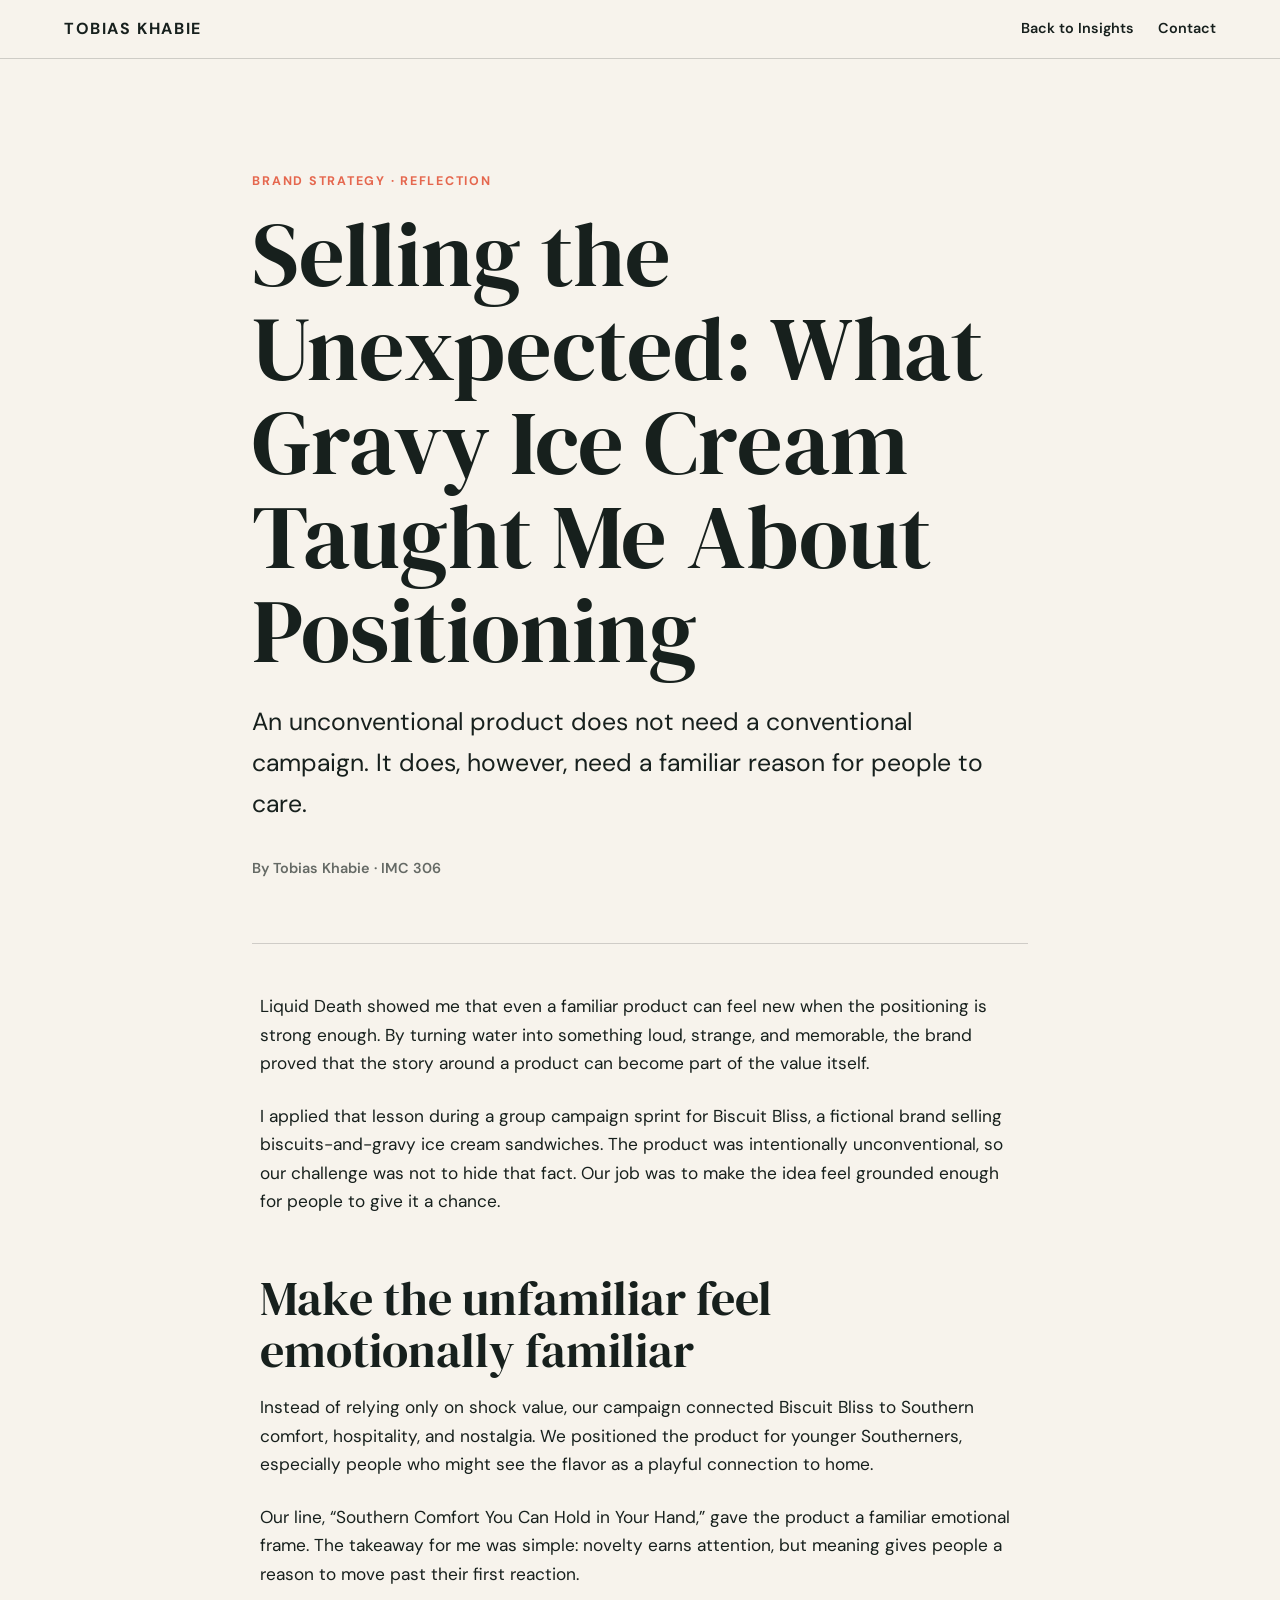
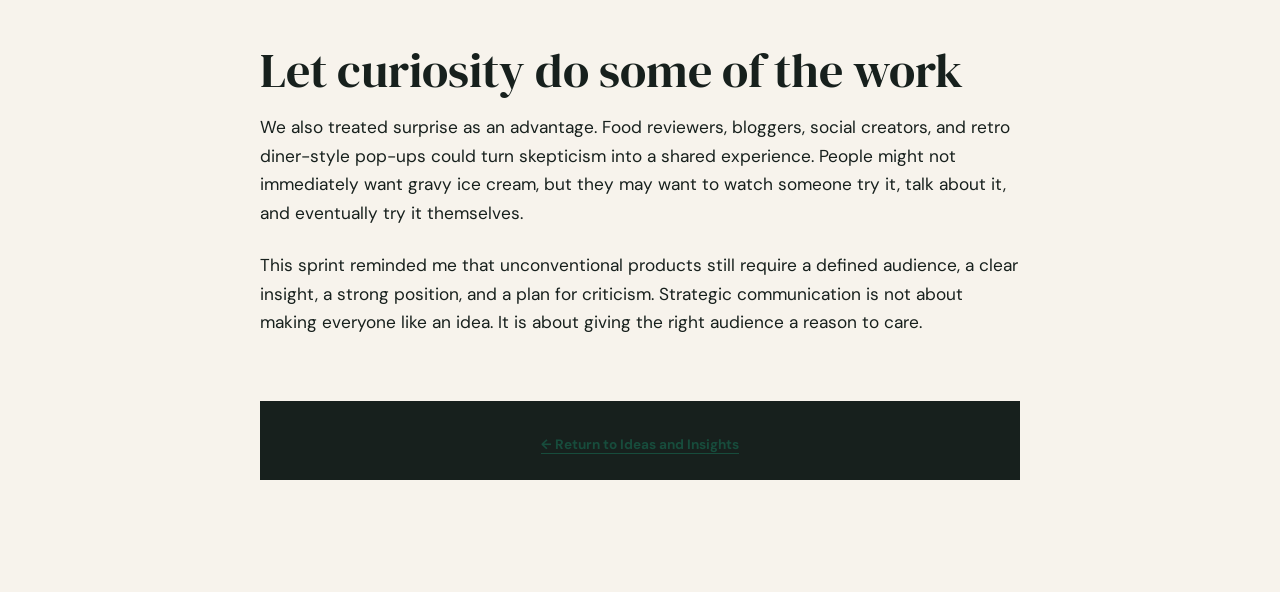
<file: unconventional-products.html>
<!doctype html>
<html lang="en">
  <head>
    <meta charset="UTF-8" />
    <meta name="viewport" content="width=device-width, initial-scale=1.0" />
    <meta
      name="description"
      content="A reflection by Tobias Khabie on positioning and selling unconventional products."
    />
    <title>Selling the Unexpected | Tobias Khabie</title>
    <link rel="preconnect" href="https://fonts.googleapis.com" />
    <link rel="preconnect" href="https://fonts.gstatic.com" crossorigin />
    <link
      href="https://fonts.googleapis.com/css2?family=DM+Sans:wght@400;500;600;700&family=DM+Serif+Display&display=swap"
      rel="stylesheet"
    />
    <link rel="stylesheet" href="styles.css" />
  </head>
  <body>
    <header class="site-header">
      <a class="brand" href="index.html">TOBIAS KHABIE</a>
      <nav aria-label="Article navigation">
        <a href="index.html#blog">Back to Insights</a>
        <a href="index.html#contact">Contact</a>
      </nav>
    </header>

    <main>
      <article class="article">
        <header class="article-header">
          <p class="eyebrow">Brand Strategy · Reflection</p>
          <h1>Selling the Unexpected: What Gravy Ice Cream Taught Me About Positioning</h1>
          <p class="article-deck">
            An unconventional product does not need a conventional campaign. It does,
            however, need a familiar reason for people to care.
          </p>
          <p class="article-meta">By Tobias Khabie · IMC 306</p>
        </header>

        <div class="article-body">
          <p>
            Liquid Death showed me that even a familiar product can feel new when the
            positioning is strong enough. By turning water into something loud, strange,
            and memorable, the brand proved that the story around a product can become
            part of the value itself.
          </p>

          <p>
            I applied that lesson during a group campaign sprint for Biscuit Bliss, a
            fictional brand selling biscuits-and-gravy ice cream sandwiches. The product
            was intentionally unconventional, so our challenge was not to hide that fact.
            Our job was to make the idea feel grounded enough for people to give it a
            chance.
          </p>

          <h2>Make the unfamiliar feel emotionally familiar</h2>

          <p>
            Instead of relying only on shock value, our campaign connected Biscuit Bliss
            to Southern comfort, hospitality, and nostalgia. We positioned the product for
            younger Southerners, especially people who might see the flavor as a playful
            connection to home.
          </p>

          <p>
            Our line, “Southern Comfort You Can Hold in Your Hand,” gave the product a
            familiar emotional frame. The takeaway for me was simple: novelty earns
            attention, but meaning gives people a reason to move past their first reaction.
          </p>

          <h2>Let curiosity do some of the work</h2>

          <p>
            We also treated surprise as an advantage. Food reviewers, bloggers, social
            creators, and retro diner-style pop-ups could turn skepticism into a shared
            experience. People might not immediately want gravy ice cream, but they may
            want to watch someone try it, talk about it, and eventually try it themselves.
          </p>

          <p>
            This sprint reminded me that unconventional products still require a defined audience, 
            a clear insight, a strong position, and a plan for criticism. Strategic communication is 
            not about making everyone like an idea. It is about giving the right audience a reason
            to care.
          </p>
        </div>

        <footer class="article-footer">
          <a class="text-link" href="index.html#blog">← Return to Ideas and Insights</a>
        </footer>
      </article>
    </main>
  </body>
</html>
</file>
<file: styles.css>
:root {
  --ink: #17201d;
  --paper: #f7f3ec;
  --white: #fffdf9;
  --sage: #bbcfbd;
  --green: #174c3c;
  --coral: #e5674e;
  --line: rgba(23, 32, 29, 0.18);
  --serif: "DM Serif Display", Georgia, serif;
  --sans: "DM Sans", Arial, sans-serif;
}

* {
  box-sizing: border-box;
}

html {
  scroll-behavior: smooth;
}

body {
  margin: 0;
  color: var(--ink);
  background: var(--paper);
  font-family: var(--sans);
  line-height: 1.65;
}

a {
  color: inherit;
}

.site-header {
  position: sticky;
  z-index: 20;
  top: 0;
  display: flex;
  align-items: center;
  justify-content: space-between;
  padding: 1rem 5vw;
  border-bottom: 1px solid var(--line);
  background: rgba(247, 243, 236, 0.94);
  backdrop-filter: blur(12px);
}

.brand {
  font-weight: 700;
  letter-spacing: 0.1em;
  text-decoration: none;
}

nav {
  display: flex;
  gap: 1.5rem;
}

nav a {
  font-size: 0.9rem;
  font-weight: 600;
  text-decoration: none;
}

nav a:hover,
nav a:focus {
  color: var(--coral);
}

.menu-button {
  display: none;
}

.hero {
  min-height: 82vh;
  display: grid;
  grid-template-columns: minmax(0, 1.4fr) minmax(220px, 0.6fr);
  align-items: center;
  gap: 7vw;
  padding: 8rem 8vw;
}

.eyebrow {
  margin: 0 0 1rem;
  color: var(--coral);
  font-size: 0.78rem;
  font-weight: 700;
  letter-spacing: 0.14em;
  text-transform: uppercase;
}

h1,
h2,
h3,
p {
  margin-top: 0;
}

h1,
h2 {
  font-family: var(--serif);
  font-weight: 400;
  line-height: 1.05;
}

h1 {
  max-width: 900px;
  margin-bottom: 1.5rem;
  font-size: clamp(3.2rem, 7vw, 7rem);
}

h2 {
  margin-bottom: 1rem;
  font-size: clamp(2.6rem, 5vw, 5rem);
}

h3 {
  font-size: 1.35rem;
  line-height: 1.25;
}

.hero-intro,
.lead {
  max-width: 750px;
  font-size: clamp(1.15rem, 2vw, 1.45rem);
}

.button-row {
  display: flex;
  flex-wrap: wrap;
  gap: 0.8rem;
  margin-top: 2rem;
}

.button {
  display: inline-block;
  padding: 0.75rem 1.1rem;
  border: 1px solid var(--green);
  border-radius: 100px;
  font-weight: 700;
  text-decoration: none;
}

.button.primary {
  color: var(--white);
  background: var(--green);
}

.button.secondary:hover,
.button.light {
  color: var(--green);
  background: var(--white);
}

.hero-card {
  padding: 2.2rem;
  transform: rotate(2deg);
  border-radius: 0.25rem;
  color: var(--white);
  background: var(--green);
  box-shadow: 18px 18px 0 var(--sage);
}

.hero-card span,
.hero-card strong {
  display: block;
}

.hero-card span {
  margin-bottom: 1rem;
  color: var(--sage);
  font-size: 0.8rem;
  letter-spacing: 0.12em;
  text-transform: uppercase;
}

.hero-card strong {
  font-family: var(--serif);
  font-size: clamp(2rem, 4vw, 3.5rem);
  font-weight: 400;
  line-height: 1.15;
}

.section {
  padding: 7rem 8vw;
}

.section-heading {
  max-width: 760px;
  margin-bottom: 3.5rem;
}

.about-grid,
.crisis-grid {
  display: grid;
  grid-template-columns: 1.2fr 0.8fr;
  gap: 6vw;
}

.about-grid {
  grid-template-columns: minmax(220px, 0.7fr) minmax(0, 1.15fr) minmax(220px, 0.75fr);
  align-items: center;
  gap: 3vw;
}

.headshot-frame {
  height: 440px;
  margin: 0;
  overflow: hidden;
  box-shadow: 14px 14px 0 var(--sage);
}

.headshot-frame img {
  width: 100%;
  height: 100%;
  display: block;
  object-fit: cover;
  object-position: center 34%;
}

.skills-panel {
  padding: 2rem;
  border: 1px solid var(--line);
  background: var(--white);
}

.tag-list {
  display: flex;
  flex-wrap: wrap;
  gap: 0.6rem;
  padding: 0;
  list-style: none;
}

.tag-list li {
  padding: 0.4rem 0.7rem;
  border-radius: 100px;
  background: var(--sage);
  font-size: 0.9rem;
}

blockquote {
  max-width: 900px;
  margin: 5rem auto 0;
  padding: 2rem 0 2rem 2rem;
  border-left: 5px solid var(--coral);
  font-family: var(--serif);
  font-size: clamp(1.5rem, 3vw, 2.2rem);
}

blockquote cite {
  display: block;
  margin-top: 1rem;
  font-family: var(--sans);
  font-size: 0.9rem;
  font-style: normal;
}

.tinted {
  background: var(--sage);
}

.case-study {
  display: grid;
  grid-template-columns: 100px 1fr;
  gap: 2rem;
  padding: 3rem 0;
  border-top: 1px solid rgba(23, 32, 29, 0.3);
}

.case-number {
  color: var(--green);
  font-family: var(--serif);
  font-size: 4rem;
}

.project-type {
  margin-bottom: 0.5rem;
  color: var(--coral);
  font-size: 0.75rem;
  font-weight: 700;
  letter-spacing: 0.1em;
  text-transform: uppercase;
}

.case-content > h3 {
  margin-bottom: 0.5rem;
  font-family: var(--serif);
  font-size: 2.2rem;
  font-weight: 400;
}

.case-summary {
  max-width: 750px;
  font-size: 1.1rem;
}

.case-details {
  display: grid;
  grid-template-columns: repeat(2, 1fr);
  gap: 1.5rem 3rem;
  margin: 2rem 0;
}

.case-details h4 {
  margin-bottom: 0.3rem;
}

.result {
  padding: 1rem;
  background: rgba(255, 253, 249, 0.55);
}

.text-link {
  color: var(--green);
  font-weight: 700;
  text-underline-offset: 0.25rem;
}

.link-stack {
  display: flex;
  flex-wrap: wrap;
  gap: 0.85rem 1.2rem;
}

.work-grid {
  display: grid;
  grid-template-columns: repeat(2, 1fr);
  gap: 1.2rem;
}

.work-card {
  min-height: 280px;
  padding: 2rem;
  border: 1px solid var(--line);
  background: var(--white);
}

.work-card.featured {
  grid-row: span 2;
}

.work-thumbnail {
  width: calc(100% + 4rem);
  height: auto;
  display: block;
  margin: -2rem -2rem 2rem;
  border-bottom: 1px solid var(--line);
}

.dark {
  color: var(--white);
  background: var(--green);
}

.dark .eyebrow {
  color: #ff9b85;
}

.crisis-grid ol {
  margin: 0;
  padding: 0;
  list-style: none;
}

.crisis-grid li {
  padding: 0.8rem 0;
  border-bottom: 1px solid rgba(255, 255, 255, 0.2);
  font-weight: 600;
}

.crisis-grid li span {
  margin-right: 1rem;
  color: var(--sage);
  font-family: var(--serif);
  font-size: 1.4rem;
}

.dark .button {
  margin-top: 2rem;
}

.blog-grid {
  display: grid;
  grid-template-columns: repeat(3, 1fr);
  gap: 1rem;
}

.blog-grid article {
  min-height: 260px;
  display: flex;
  flex-direction: column;
  padding: 1.4rem;
  border-top: 4px solid var(--coral);
  background: var(--white);
}

.blog-grid article span {
  color: var(--coral);
  font-family: var(--serif);
  font-size: 2rem;
}

.blog-grid article a {
  margin-top: auto;
  font-weight: 700;
}

.contact {
  padding: 8rem 8vw;
  text-align: center;
  background: var(--sage);
}

.contact h2,
.contact p {
  max-width: 850px;
  margin-right: auto;
  margin-left: auto;
}

footer {
  padding: 1.5rem 8vw;
  color: var(--white);
  background: var(--ink);
  font-size: 0.85rem;
  text-align: center;
}

footer p {
  margin: 0;
}

.article {
  max-width: 980px;
  margin: 0 auto;
  padding: 7rem 8vw;
}

.article-header {
  padding-bottom: 3rem;
  border-bottom: 1px solid var(--line);
}

.article-header h1 {
  max-width: 940px;
  font-size: clamp(3rem, 7vw, 6.5rem);
}

.article-deck {
  max-width: 760px;
  font-size: clamp(1.2rem, 2vw, 1.55rem);
}

.article-meta {
  margin-top: 2rem;
  color: rgba(23, 32, 29, 0.65);
  font-size: 0.9rem;
  font-weight: 600;
}

.article-body {
  max-width: 760px;
  margin: 3rem auto 0;
}

.article-body p {
  margin-bottom: 1.5rem;
  font-size: 1.08rem;
}

.article-body h2 {
  margin: 3.5rem 0 1rem;
  font-family: var(--serif);
  font-size: clamp(2rem, 4vw, 3rem);
  font-weight: 400;
  line-height: 1.1;
}

.source-list {
  padding-left: 1.2rem;
}

.source-list li {
  margin-bottom: 0.7rem;
}

.source-list a {
  color: var(--green);
  font-weight: 700;
  text-underline-offset: 0.25rem;
}

.article-footer {
  max-width: 760px;
  margin: 4rem auto 0;
  padding-top: 2rem;
  border-top: 1px solid var(--line);
}

@media (max-width: 900px) {
  .hero,
  .about-grid,
  .crisis-grid {
    grid-template-columns: 1fr;
  }

  .headshot-frame {
    width: min(100%, 430px);
    height: 520px;
  }

  .hero {
    padding-top: 5rem;
  }

  .hero-card {
    max-width: 420px;
  }

  .blog-grid {
    grid-template-columns: repeat(2, 1fr);
  }

  nav {
    position: absolute;
    top: 100%;
    right: 0;
    left: 0;
    display: none;
    flex-direction: column;
    padding: 1.5rem 5vw;
    border-bottom: 1px solid var(--line);
    background: var(--paper);
  }

  nav.open {
    display: flex;
  }

  .menu-button {
    display: block;
    border: 0;
    background: transparent;
    font: inherit;
    font-weight: 700;
  }
}
.disclosure-statement {
    padding: 3rem 1.5rem;
    background: var(--sage);
    border-top: 1px solid var(--coral);
}

.disclosure-card {
    max-width: 800px;
    margin: 0 auto;
    padding: 2rem 2.25rem;
    background: var(--white);
    border-left: 6px solid var(--coral);
    border-radius: 18px;
    box-shadow: 0 12px 30px rgba(0, 0, 0, 0.08);
}

.disclosure-card .eyebrow {
    margin-bottom: 1rem;
    color: var(--coral);
    font-size: 0.8rem;
    font-weight: 700;
    letter-spacing: 0.12em;
    text-transform: uppercase;
}

.disclosure-card p:last-child {
    margin: 0;
    font-size: 1.05rem;
    line-height: 1.7;
    color: var(--link);
}

@media (max-width: 620px) {
  .section,
  .hero,
  .contact {
    padding: 5rem 6vw;
  }

  .case-study,
  .case-details,
  .work-grid,
  .blog-grid {
    grid-template-columns: 1fr;
  }

  .case-study {
    gap: 0;
  }

  .case-number {
    font-size: 2.5rem;
  }

  .work-card.featured {
    grid-row: auto;
  }
}
</file>
